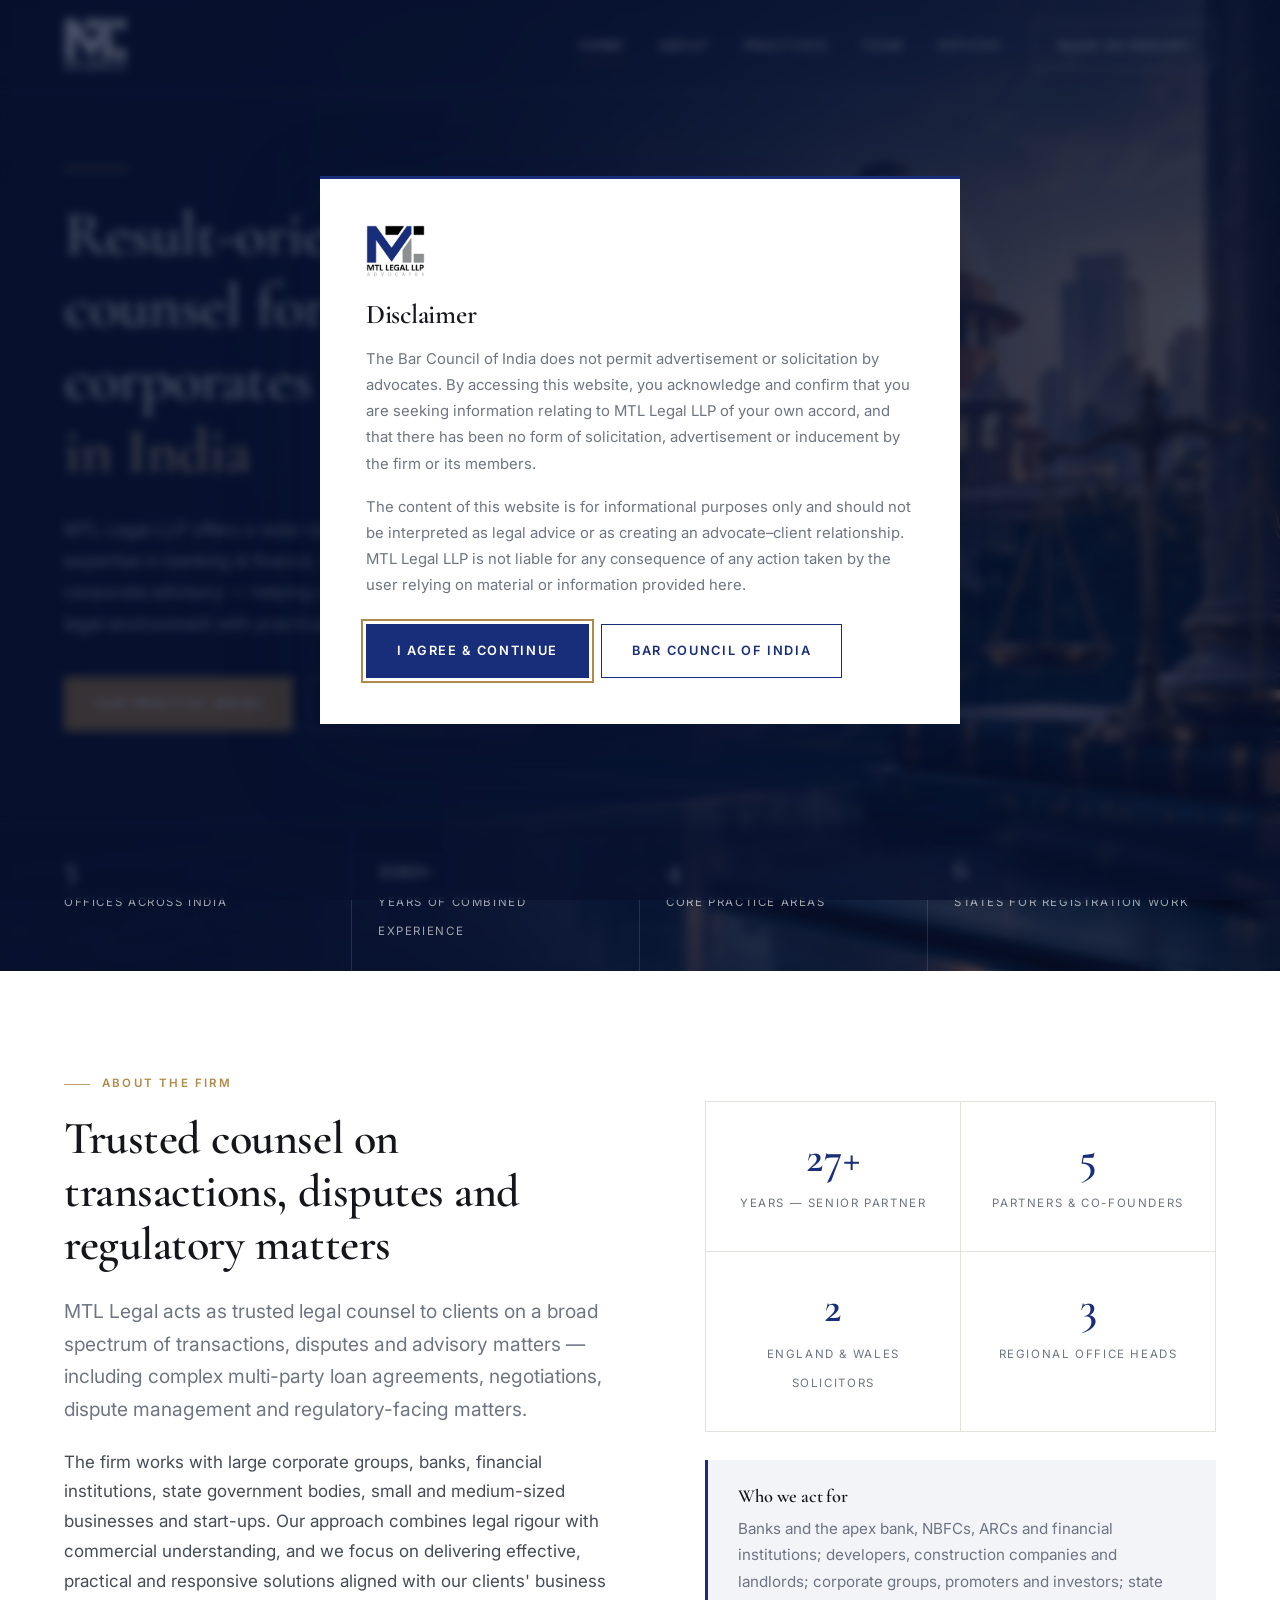
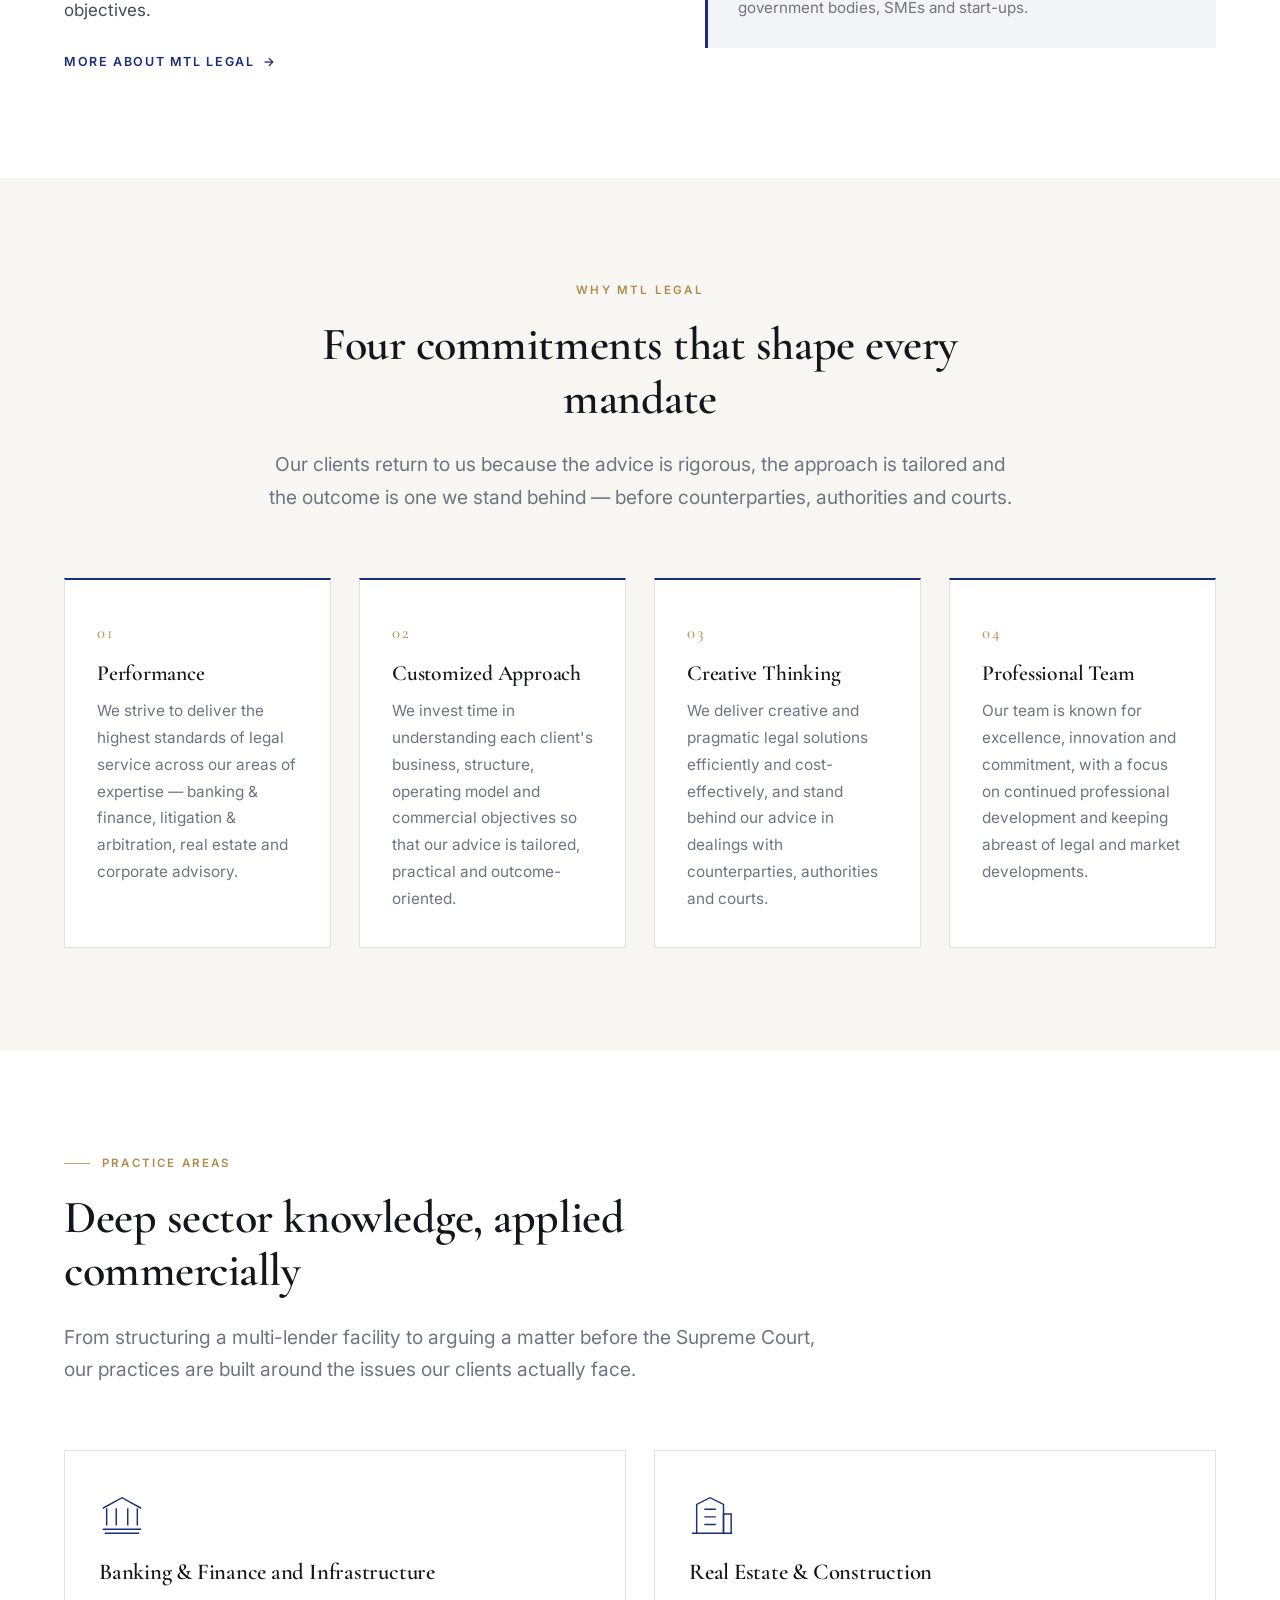
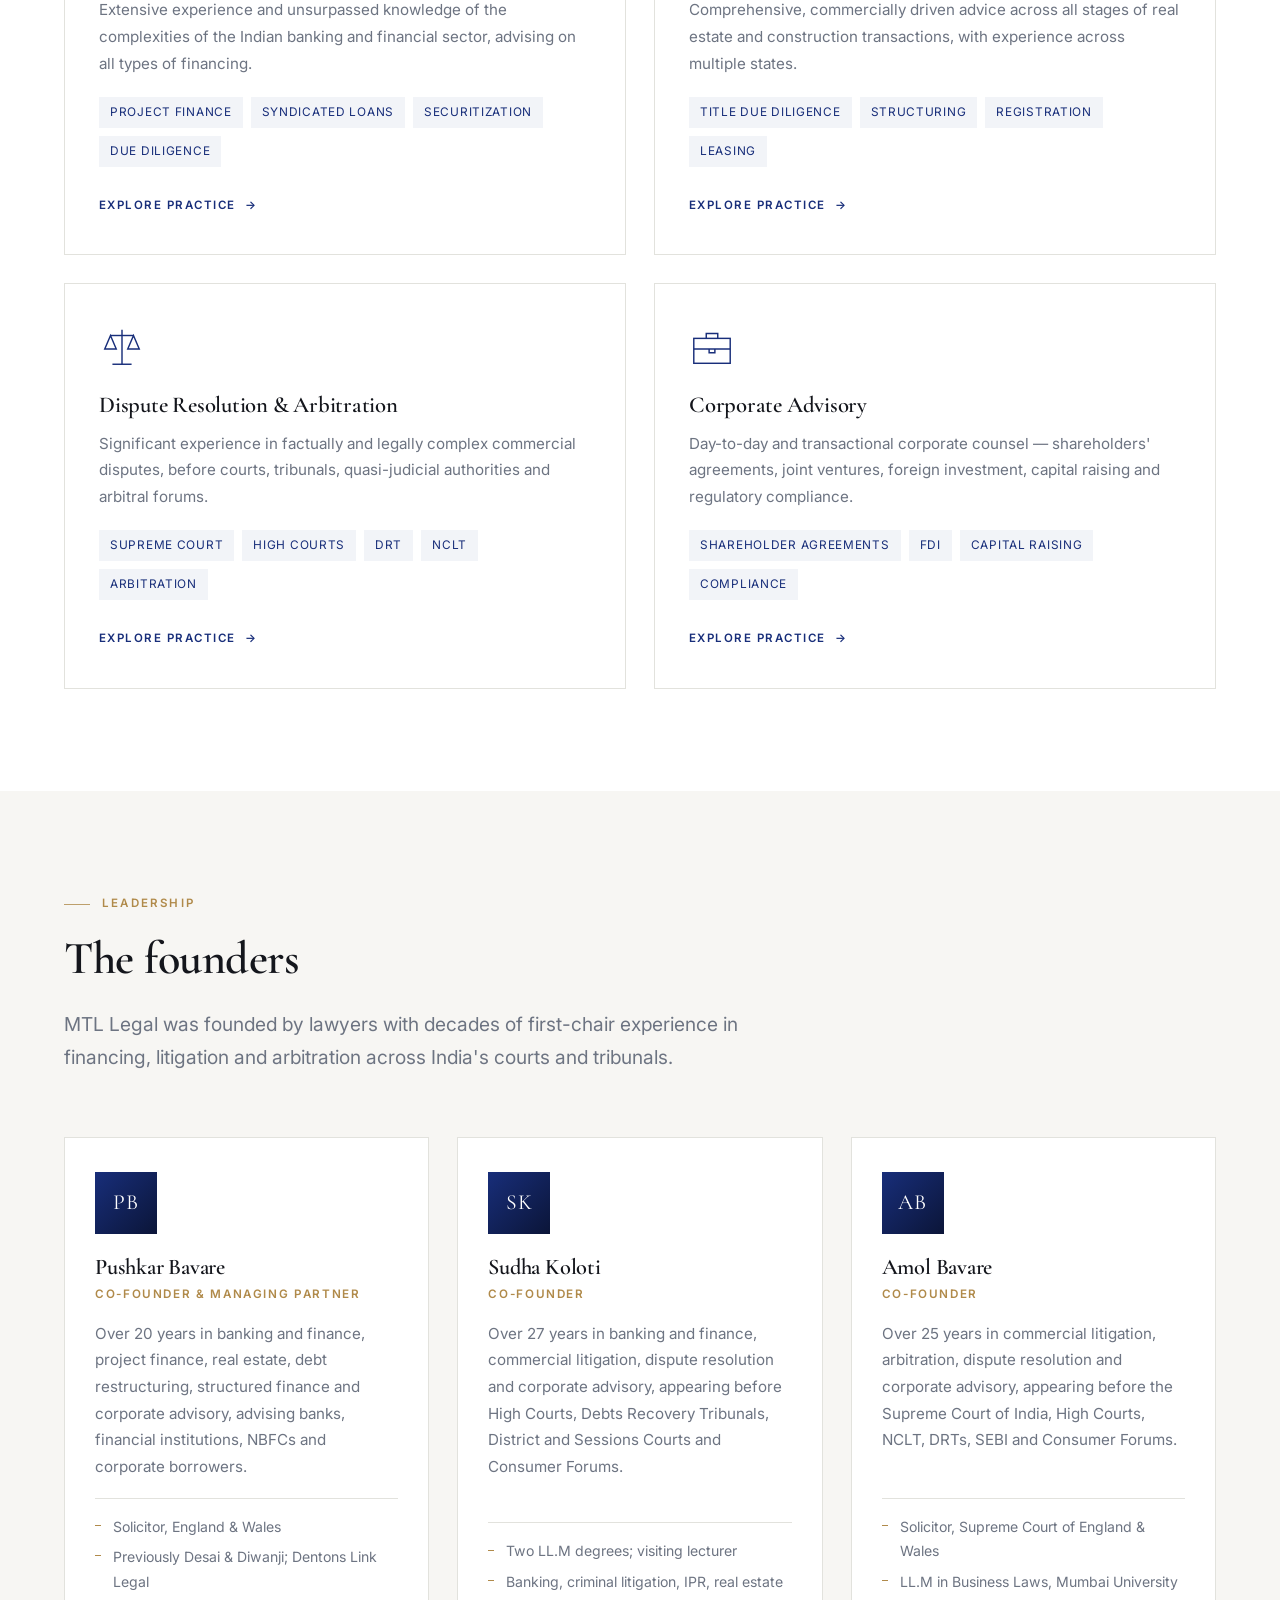
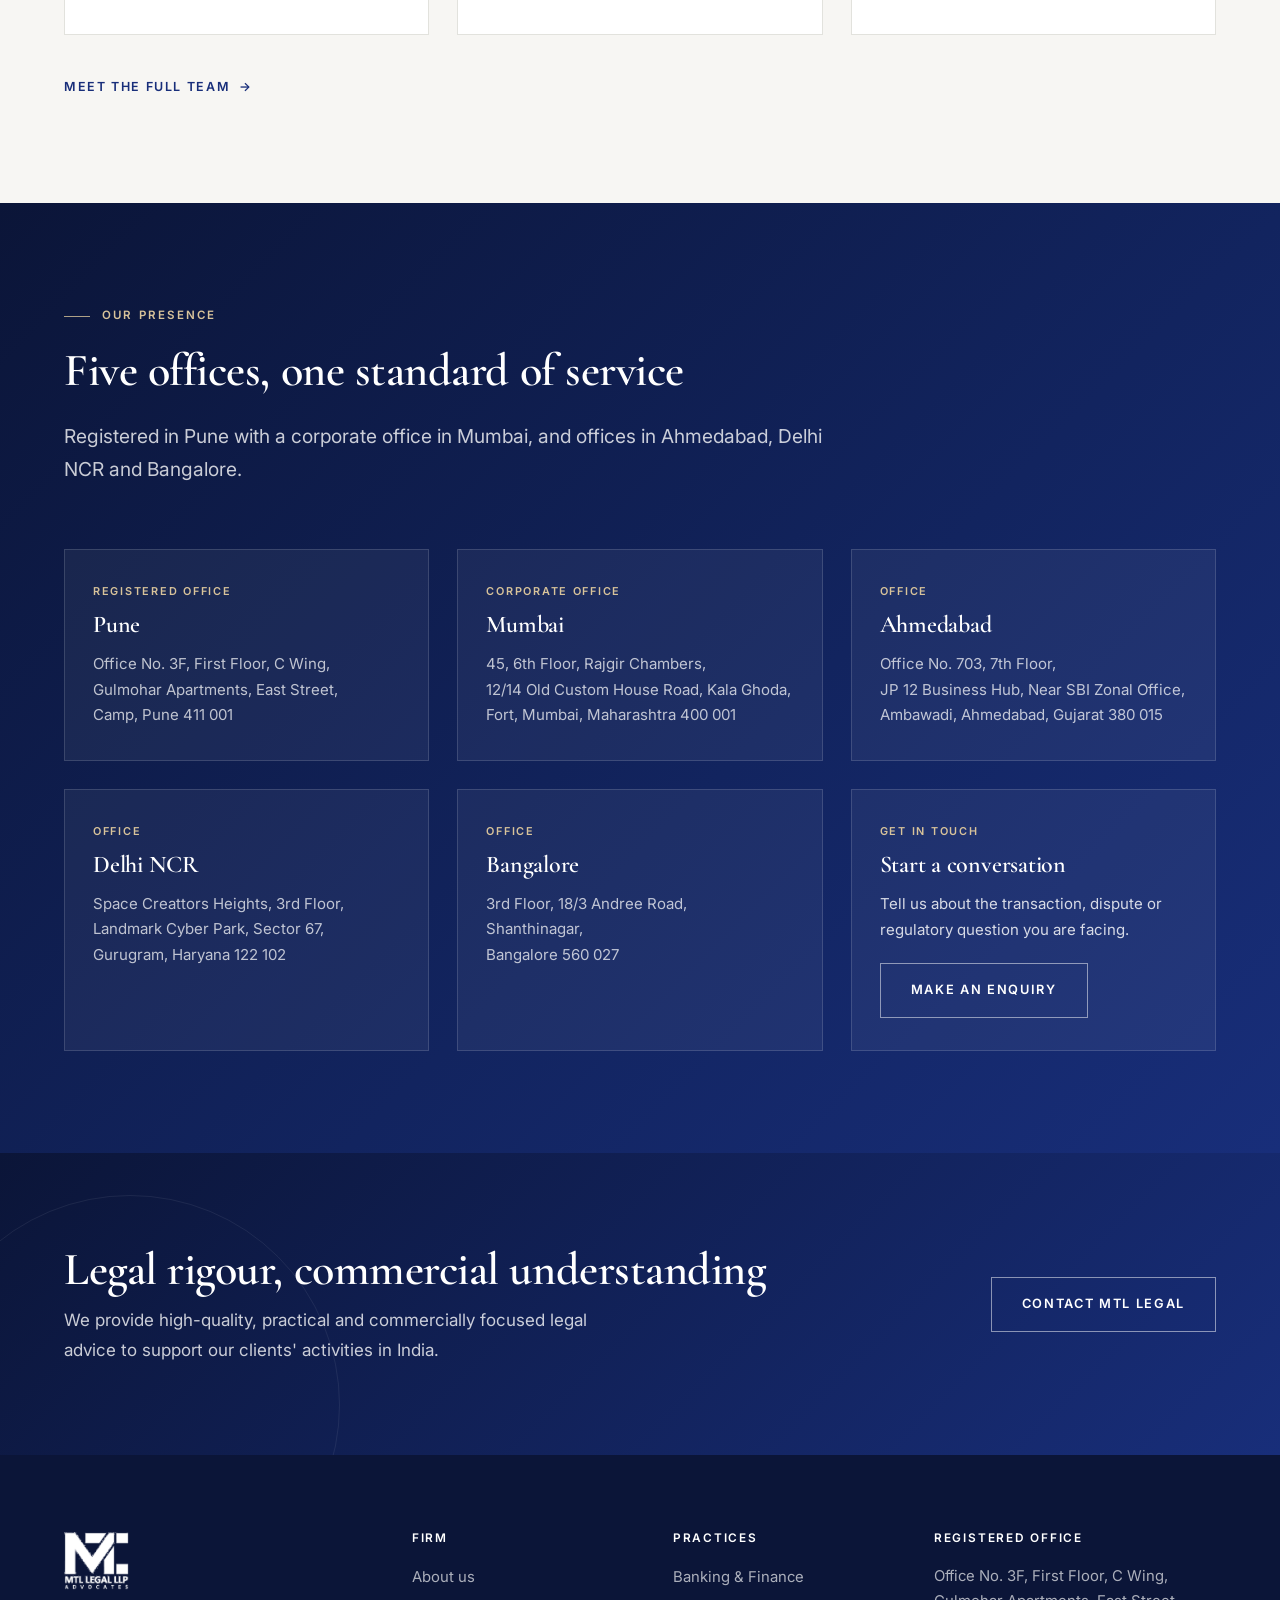
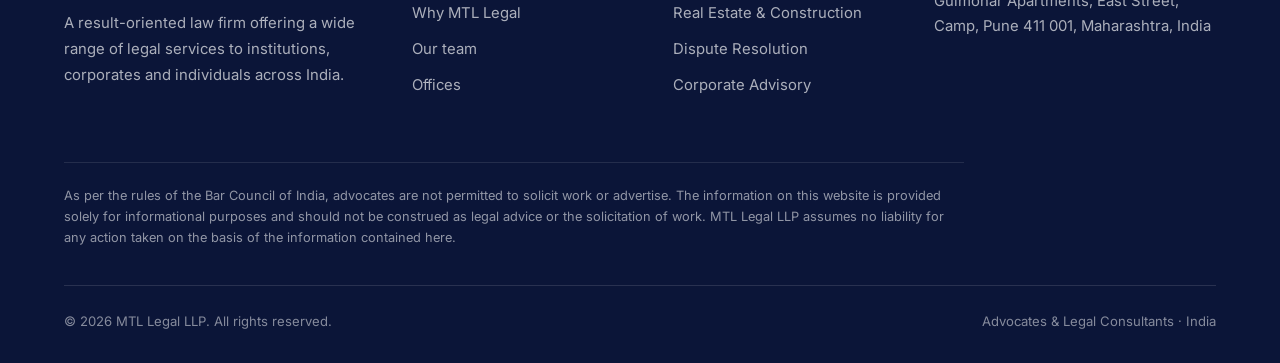
<file: index.html>
<!DOCTYPE html>
<html lang="en">
<head>
<meta charset="utf-8">
<meta name="viewport" content="width=device-width, initial-scale=1">
<title>MTL Legal LLP — Advocates | Banking &amp; Finance, Litigation, Real Estate</title>
<meta name="description" content="MTL Legal LLP is a result-oriented Indian law firm advising institutions, corporates and businesses on banking &amp; finance, litigation and arbitration, real estate and corporate advisory matters. Offices in Pune, Mumbai, Ahmedabad, Delhi NCR and Bangalore.">
<link rel="canonical" href="https://mtllegal.in/">
<meta property="og:title" content="MTL Legal LLP — Advocates">
<meta property="og:description" content="Result-oriented legal counsel for institutions, corporates and businesses in India.">
<meta property="og:type" content="website">
<meta property="og:site_name" content="MTL Legal LLP">
<!-- Open Graph requires absolute URLs; these track the canonical domain above. -->
<meta property="og:url" content="https://mtllegal.in/">
<meta property="og:image" content="https://mtllegal.in/assets/img/hero.jpg">
<meta property="og:image:alt" content="The Supreme Court of India with scales of justice and law reports in the foreground">
<link rel="icon" type="image/png" href="assets/img/favicon.png">
<link rel="preconnect" href="https://fonts.googleapis.com">
<link rel="preconnect" href="https://fonts.gstatic.com" crossorigin>
<link href="https://fonts.googleapis.com/css2?family=Cormorant+Garamond:wght@400;500;600;700&family=Inter:wght@400;500;600&display=swap" rel="stylesheet">
<link rel="stylesheet" href="assets/css/style.css">
<script type="application/ld+json">
{
  "@context": "https://schema.org",
  "@type": "LegalService",
  "name": "MTL Legal LLP",
  "alternateName": "MTL Legal LLP — Advocates",
  "description": "A result-oriented Indian law firm offering legal services to institutions, corporates and individuals, with expertise in banking & finance, litigation, arbitration, real estate and corporate advisory.",
  "url": "https://mtllegal.in/",
  "logo": "https://mtllegal.in/assets/img/mtl-logo.png",
  "areaServed": "India",
  "address": [
    {
      "@type": "PostalAddress",
      "name": "Registered Office — Pune",
      "streetAddress": "Office No. 3F, First Floor, C Wing, Gulmohar Apartments, East Street, Camp",
      "addressLocality": "Pune",
      "postalCode": "411001",
      "addressRegion": "Maharashtra",
      "addressCountry": "IN"
    },
    {
      "@type": "PostalAddress",
      "name": "Corporate Office — Mumbai",
      "streetAddress": "45, 6th Floor, Rajgir Chambers, 12/14 Old Custom House Road, Kala Ghoda, Fort",
      "addressLocality": "Mumbai",
      "postalCode": "400001",
      "addressRegion": "Maharashtra",
      "addressCountry": "IN"
    }
  ]
}
</script>
</head>
<body>
<a class="skip-link" href="#main">Skip to content</a>

<!-- ============================================================ header -->
<header class="site-header" data-transparent="true">
  <div class="wrap header-inner">
    <a class="brand" href="index.html" aria-label="MTL Legal LLP — home">
      <img class="logo-dark" src="assets/img/mtl-logo.png" alt="MTL Legal LLP — Advocates">
      <img class="logo-light" src="assets/img/mtl-logo-light.png" alt="MTL Legal LLP — Advocates">
    </a>

    <button class="nav-toggle" type="button" aria-label="Toggle navigation" aria-expanded="false" aria-controls="primary-nav">
      <span></span>
    </button>

    <nav class="nav" id="primary-nav" aria-label="Primary">
      <a href="index.html" aria-current="page">Home</a>
      <a href="about.html">About</a>
      <a href="practices.html">Practices</a>
      <a href="team.html">Team</a>
      <a href="contact.html">Offices</a>
      <a class="btn" href="contact.html#enquiry">Make an Enquiry</a>
    </nav>
  </div>
</header>

<main id="main">

  <!-- ========================================================== hero -->
  <section class="hero">
    <div class="hero__media">
      <img src="assets/img/hero.jpg" alt="The Supreme Court of India framed by a modern city skyline, with scales of justice and law reports in the foreground" fetchpriority="high">
    </div>

    <div class="hero__inner wrap">
      <div class="hero__content">
        <div class="hero__rule"></div>
        <h1>Result-oriented legal counsel for institutions, corporates and <em>businesses in India</em></h1>
        <p class="hero__text">
          MTL Legal LLP offers a wide range of legal services with particular expertise in
          banking &amp; finance, litigation, arbitration, real estate and corporate advisory —
          helping clients navigate an evolving Indian legal environment with practical,
          commercially focused advice.
        </p>
        <div class="hero__actions">
          <a class="btn btn--brass" href="practices.html">Our Practice Areas</a>
          <a class="btn btn--light" href="contact.html#enquiry">Speak to Our Team</a>
        </div>
      </div>
    </div>

    <div class="hero__meta">
      <div class="wrap">
        <div><strong>5</strong><span>Offices across India</span></div>
        <div><strong>100+</strong><span>Years of combined experience</span></div>
        <div><strong>4</strong><span>Core practice areas</span></div>
        <div><strong>6</strong><span>States for registration work</span></div>
      </div>
    </div>
  </section>

  <!-- ========================================================== about -->
  <section class="section">
    <div class="wrap split split--text-first">
      <div class="reveal">
        <span class="eyebrow">About the firm</span>
        <h2>Trusted counsel on transactions, disputes and regulatory matters</h2>
        <p class="lede">
          MTL Legal acts as trusted legal counsel to clients on a broad spectrum of transactions,
          disputes and advisory matters — including complex multi-party loan agreements,
          negotiations, dispute management and regulatory-facing matters.
        </p>
        <p>
          The firm works with large corporate groups, banks, financial institutions, state
          government bodies, small and medium-sized businesses and start-ups. Our approach
          combines legal rigour with commercial understanding, and we focus on delivering
          effective, practical and responsive solutions aligned with our clients' business
          objectives.
        </p>
        <p><a class="arrow-link" href="about.html">More about MTL Legal <span>&rarr;</span></a></p>
      </div>

      <div class="reveal" data-delay="120">
        <div class="stats stats--compact">
          <div><strong>27+</strong><span>Years — senior partner</span></div>
          <div><strong>5</strong><span>Partners &amp; co-founders</span></div>
          <div><strong>2</strong><span>England &amp; Wales solicitors</span></div>
          <div><strong>3</strong><span>Regional office heads</span></div>
        </div>
        <div class="callout" style="margin-top:28px">
          <h4>Who we act for</h4>
          <p>
            Banks and the apex bank, NBFCs, ARCs and financial institutions; developers,
            construction companies and landlords; corporate groups, promoters and investors;
            state government bodies, SMEs and start-ups.
          </p>
        </div>
      </div>
    </div>
  </section>

  <!-- ========================================================== why us -->
  <section class="section section--warm">
    <div class="wrap">
      <div class="section-head section-head--center reveal">
        <span class="eyebrow">Why MTL Legal</span>
        <h2>Four commitments that shape every mandate</h2>
        <p class="lede">
          Our clients return to us because the advice is rigorous, the approach is tailored and
          the outcome is one we stand behind — before counterparties, authorities and courts.
        </p>
      </div>

      <div class="grid grid--4">
        <article class="value-card reveal">
          <span class="value-card__num">01</span>
          <h3>Performance</h3>
          <p>
            We strive to deliver the highest standards of legal service across our areas of
            expertise — banking &amp; finance, litigation &amp; arbitration, real estate and
            corporate advisory.
          </p>
        </article>

        <article class="value-card reveal" data-delay="90">
          <span class="value-card__num">02</span>
          <h3>Customized Approach</h3>
          <p>
            We invest time in understanding each client's business, structure, operating model
            and commercial objectives so that our advice is tailored, practical and
            outcome-oriented.
          </p>
        </article>

        <article class="value-card reveal" data-delay="180">
          <span class="value-card__num">03</span>
          <h3>Creative Thinking</h3>
          <p>
            We deliver creative and pragmatic legal solutions efficiently and cost-effectively,
            and stand behind our advice in dealings with counterparties, authorities and courts.
          </p>
        </article>

        <article class="value-card reveal" data-delay="270">
          <span class="value-card__num">04</span>
          <h3>Professional Team</h3>
          <p>
            Our team is known for excellence, innovation and commitment, with a focus on
            continued professional development and keeping abreast of legal and market
            developments.
          </p>
        </article>
      </div>
    </div>
  </section>

  <!-- ========================================================== practices -->
  <section class="section">
    <div class="wrap">
      <div class="section-head reveal">
        <span class="eyebrow">Practice areas</span>
        <h2>Deep sector knowledge, applied commercially</h2>
        <p class="lede">
          From structuring a multi-lender facility to arguing a matter before the Supreme Court,
          our practices are built around the issues our clients actually face.
        </p>
      </div>

      <div class="grid grid--2">
        <a class="practice-card reveal" href="practices.html#banking">
          <div class="practice-card__icon" aria-hidden="true">
            <svg viewBox="0 0 48 48" fill="none" stroke="currentColor" stroke-width="1.5">
              <path d="M4 18 24 7l20 11"/><path d="M8 18v18M18 18v18M30 18v18M40 18v18"/>
              <path d="M4 40h40M6 44h36"/>
            </svg>
          </div>
          <h3>Banking &amp; Finance and Infrastructure</h3>
          <p>
            Extensive experience and unsurpassed knowledge of the complexities of the Indian
            banking and financial sector, advising on all types of financing.
          </p>
          <ul class="tag-list">
            <li>Project finance</li><li>Syndicated loans</li><li>Securitization</li><li>Due diligence</li>
          </ul>
          <span class="arrow-link">Explore practice <span>&rarr;</span></span>
        </a>

        <a class="practice-card reveal" data-delay="90" href="practices.html#real-estate">
          <div class="practice-card__icon" aria-hidden="true">
            <svg viewBox="0 0 48 48" fill="none" stroke="currentColor" stroke-width="1.5">
              <path d="M3 44h42"/><path d="M8 44V14l14-7 14 7v30"/>
              <path d="M36 44V24h8v20"/><path d="M16 19h12M16 27h12M16 35h12"/>
            </svg>
          </div>
          <h3>Real Estate &amp; Construction</h3>
          <p>
            Comprehensive, commercially driven advice across all stages of real estate and
            construction transactions, with experience across multiple states.
          </p>
          <ul class="tag-list">
            <li>Title due diligence</li><li>Structuring</li><li>Registration</li><li>Leasing</li>
          </ul>
          <span class="arrow-link">Explore practice <span>&rarr;</span></span>
        </a>

        <a class="practice-card reveal" href="practices.html#disputes">
          <div class="practice-card__icon" aria-hidden="true">
            <svg viewBox="0 0 48 48" fill="none" stroke="currentColor" stroke-width="1.5">
              <path d="M24 6v36"/><path d="M12 12h24"/><path d="M14 42h20"/>
              <path d="M12 12 6 26h12L12 12Z"/><path d="M36 12l-6 14h12l-6-14Z"/>
            </svg>
          </div>
          <h3>Dispute Resolution &amp; Arbitration</h3>
          <p>
            Significant experience in factually and legally complex commercial disputes, before
            courts, tribunals, quasi-judicial authorities and arbitral forums.
          </p>
          <ul class="tag-list">
            <li>Supreme Court</li><li>High Courts</li><li>DRT</li><li>NCLT</li><li>Arbitration</li>
          </ul>
          <span class="arrow-link">Explore practice <span>&rarr;</span></span>
        </a>

        <a class="practice-card reveal" data-delay="90" href="practices.html#corporate">
          <div class="practice-card__icon" aria-hidden="true">
            <svg viewBox="0 0 48 48" fill="none" stroke="currentColor" stroke-width="1.5">
              <rect x="5" y="15" width="38" height="26"/><path d="M18 15v-5h12v5"/><path d="M5 26h38"/>
              <path d="M21 26v4h6v-4"/>
            </svg>
          </div>
          <h3>Corporate Advisory</h3>
          <p>
            Day-to-day and transactional corporate counsel — shareholders' agreements, joint
            ventures, foreign investment, capital raising and regulatory compliance.
          </p>
          <ul class="tag-list">
            <li>Shareholder agreements</li><li>FDI</li><li>Capital raising</li><li>Compliance</li>
          </ul>
          <span class="arrow-link">Explore practice <span>&rarr;</span></span>
        </a>
      </div>
    </div>
  </section>

  <!-- ========================================================== leadership -->
  <section class="section section--warm">
    <div class="wrap">
      <div class="section-head reveal">
        <span class="eyebrow">Leadership</span>
        <h2>The founders</h2>
        <p class="lede">
          MTL Legal was founded by lawyers with decades of first-chair experience in financing,
          litigation and arbitration across India's courts and tribunals.
        </p>
      </div>

      <div class="grid grid--3">
        <article class="person reveal">
          <div class="person__initials" aria-hidden="true">PB</div>
          <h3>Pushkar Bavare</h3>
          <p class="person__role">Co-Founder &amp; Managing Partner</p>
          <p class="person__bio">
            Over 20 years in banking and finance, project finance, real estate, debt
            restructuring, structured finance and corporate advisory, advising banks, financial
            institutions, NBFCs and corporate borrowers.
          </p>
          <ul class="person__facts">
            <li>Solicitor, England &amp; Wales</li>
            <li>Previously Desai &amp; Diwanji; Dentons Link Legal</li>
          </ul>
        </article>

        <article class="person reveal" data-delay="90">
          <div class="person__initials" aria-hidden="true">SK</div>
          <h3>Sudha Koloti</h3>
          <p class="person__role">Co-Founder</p>
          <p class="person__bio">
            Over 27 years in banking and finance, commercial litigation, dispute resolution and
            corporate advisory, appearing before High Courts, Debts Recovery Tribunals, District
            and Sessions Courts and Consumer Forums.
          </p>
          <ul class="person__facts">
            <li>Two LL.M degrees; visiting lecturer</li>
            <li>Banking, criminal litigation, IPR, real estate</li>
          </ul>
        </article>

        <article class="person reveal" data-delay="180">
          <div class="person__initials" aria-hidden="true">AB</div>
          <h3>Amol Bavare</h3>
          <p class="person__role">Co-Founder</p>
          <p class="person__bio">
            Over 25 years in commercial litigation, arbitration, dispute resolution and corporate
            advisory, appearing before the Supreme Court of India, High Courts, NCLT, DRTs, SEBI
            and Consumer Forums.
          </p>
          <ul class="person__facts">
            <li>Solicitor, Supreme Court of England &amp; Wales</li>
            <li>LL.M in Business Laws, Mumbai University</li>
          </ul>
        </article>
      </div>

      <p class="reveal" style="margin-top:36px">
        <a class="arrow-link" href="team.html">Meet the full team <span>&rarr;</span></a>
      </p>
    </div>
  </section>

  <!-- ========================================================== offices -->
  <section class="section section--navy">
    <div class="wrap">
      <div class="section-head reveal">
        <span class="eyebrow">Our presence</span>
        <h2>Five offices, one standard of service</h2>
        <p class="lede">
          Registered in Pune with a corporate office in Mumbai, and offices in Ahmedabad,
          Delhi NCR and Bangalore.
        </p>
      </div>

      <div class="grid grid--3">
        <div class="office reveal">
          <span class="office__label">Registered Office</span>
          <h3>Pune</h3>
          <address>
            Office No. 3F, First Floor, C Wing,<br>
            Gulmohar Apartments, East Street,<br>
            Camp, Pune 411 001
          </address>
        </div>

        <div class="office reveal" data-delay="70">
          <span class="office__label">Corporate Office</span>
          <h3>Mumbai</h3>
          <address>
            45, 6th Floor, Rajgir Chambers,<br>
            12/14 Old Custom House Road, Kala Ghoda,<br>
            Fort, Mumbai, Maharashtra 400 001
          </address>
        </div>

        <div class="office reveal" data-delay="140">
          <span class="office__label">Office</span>
          <h3>Ahmedabad</h3>
          <address>
            Office No. 703, 7th Floor,<br>
            JP 12 Business Hub, Near SBI Zonal Office,<br>
            Ambawadi, Ahmedabad, Gujarat 380 015
          </address>
        </div>

        <div class="office reveal" data-delay="70">
          <span class="office__label">Office</span>
          <h3>Delhi NCR</h3>
          <address>
            Space Creattors Heights, 3rd Floor,<br>
            Landmark Cyber Park, Sector 67,<br>
            Gurugram, Haryana 122 102
          </address>
        </div>

        <div class="office reveal" data-delay="140">
          <span class="office__label">Office</span>
          <h3>Bangalore</h3>
          <address>
            3rd Floor, 18/3 Andree Road,<br>
            Shanthinagar,<br>
            Bangalore 560 027
          </address>
        </div>

        <div class="office reveal" data-delay="210" style="display:flex;flex-direction:column;justify-content:center">
          <span class="office__label">Get in touch</span>
          <h3>Start a conversation</h3>
          <p style="font-size:.94rem;margin-bottom:20px">
            Tell us about the transaction, dispute or regulatory question you are facing.
          </p>
          <a class="btn btn--light" href="contact.html#enquiry" style="align-self:flex-start">Make an Enquiry</a>
        </div>
      </div>
    </div>
  </section>

  <!-- ========================================================== cta -->
  <section class="cta-band">
    <div class="wrap">
      <div>
        <h2>Legal rigour, commercial understanding</h2>
        <p>
          We provide high-quality, practical and commercially focused legal advice to support
          our clients' activities in India.
        </p>
      </div>
      <a class="btn btn--light" href="contact.html#enquiry">Contact MTL Legal</a>
    </div>
  </section>

</main>

<!-- ============================================================ footer -->
<footer class="site-footer">
  <div class="wrap">
    <div class="footer-grid">
      <div>
        <img src="assets/img/mtl-logo-light.png" alt="MTL Legal LLP — Advocates">
        <p>
          A result-oriented law firm offering a wide range of legal services to institutions,
          corporates and individuals across India.
        </p>
      </div>

      <div>
        <h4>Firm</h4>
        <ul>
          <li><a href="about.html">About us</a></li>
          <li><a href="about.html#why">Why MTL Legal</a></li>
          <li><a href="team.html">Our team</a></li>
          <li><a href="contact.html">Offices</a></li>
        </ul>
      </div>

      <div>
        <h4>Practices</h4>
        <ul>
          <li><a href="practices.html#banking">Banking &amp; Finance</a></li>
          <li><a href="practices.html#real-estate">Real Estate &amp; Construction</a></li>
          <li><a href="practices.html#disputes">Dispute Resolution</a></li>
          <li><a href="practices.html#corporate">Corporate Advisory</a></li>
        </ul>
      </div>

      <div>
        <h4>Registered Office</h4>
        <address>
          Office No. 3F, First Floor, C Wing,<br>
          Gulmohar Apartments, East Street,<br>
          Camp, Pune 411 001, Maharashtra, India
        </address>
      </div>
    </div>

    <p class="disclaimer-note">
      As per the rules of the Bar Council of India, advocates are not permitted to solicit work
      or advertise. The information on this website is provided solely for informational
      purposes and should not be construed as legal advice or the solicitation of work. MTL
      Legal LLP assumes no liability for any action taken on the basis of the information
      contained here.
    </p>

    <div class="footer-bottom">
      <p>&copy; <span data-year>2026</span> MTL Legal LLP. All rights reserved.</p>
      <p>Advocates &amp; Legal Consultants &middot; India</p>
    </div>
  </div>
</footer>

<!-- ============================================================ disclaimer -->
<div class="disclaimer" id="disclaimer" role="dialog" aria-modal="true" aria-labelledby="disclaimer-title" hidden>
  <div class="disclaimer__box">
    <img src="assets/img/mtl-logo.png" alt="MTL Legal LLP">
    <h2 id="disclaimer-title">Disclaimer</h2>
    <p>
      The Bar Council of India does not permit advertisement or solicitation by advocates.
      By accessing this website, you acknowledge and confirm that you are seeking information
      relating to MTL Legal LLP of your own accord, and that there has been no form of
      solicitation, advertisement or inducement by the firm or its members.
    </p>
    <p>
      The content of this website is for informational purposes only and should not be
      interpreted as legal advice or as creating an advocate–client relationship. MTL Legal LLP
      is not liable for any consequence of any action taken by the user relying on material or
      information provided here.
    </p>
    <div class="disclaimer__actions">
      <button class="btn" type="button" data-agree>I Agree &amp; Continue</button>
      <a class="btn btn--ghost" href="https://www.barcouncilofindia.org/" target="_blank" rel="noopener">Bar Council of India</a>
    </div>
  </div>
</div>

<script src="assets/js/main.js" defer></script>
</body>
</html>
</file>
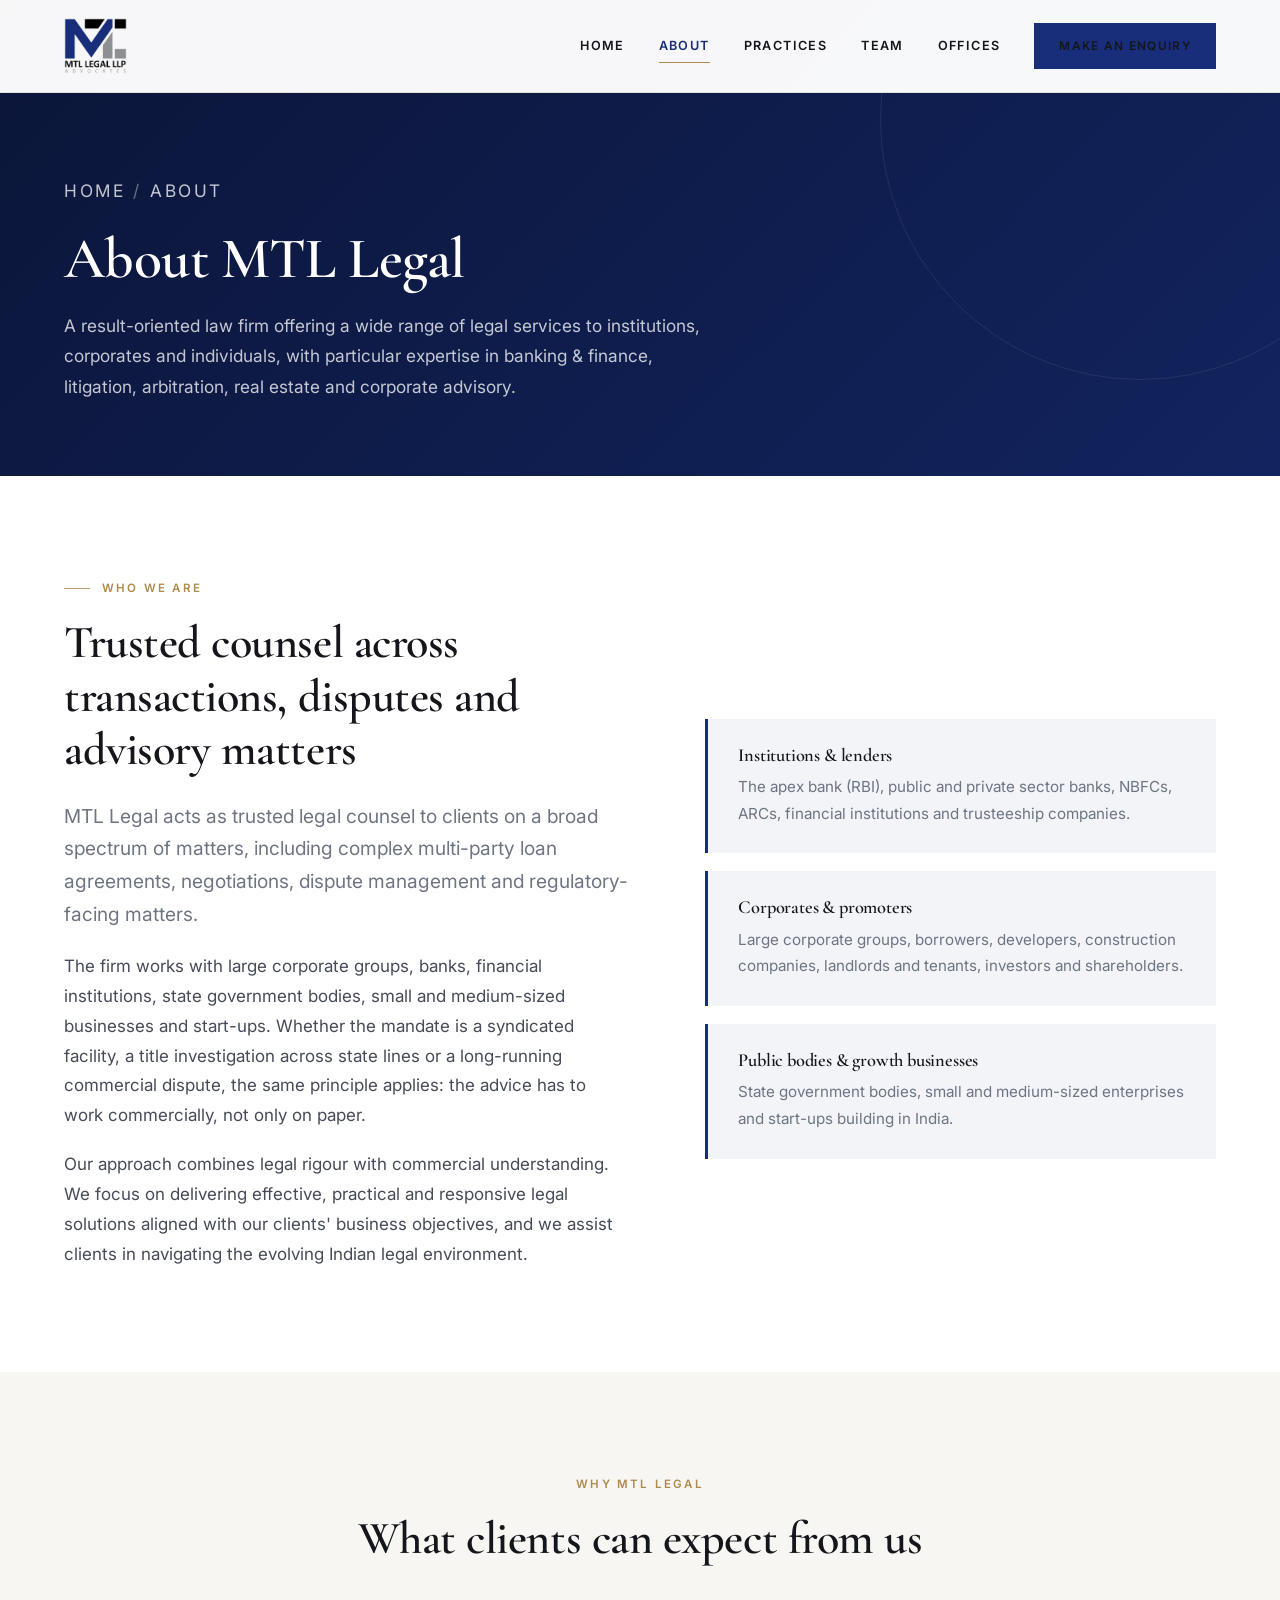
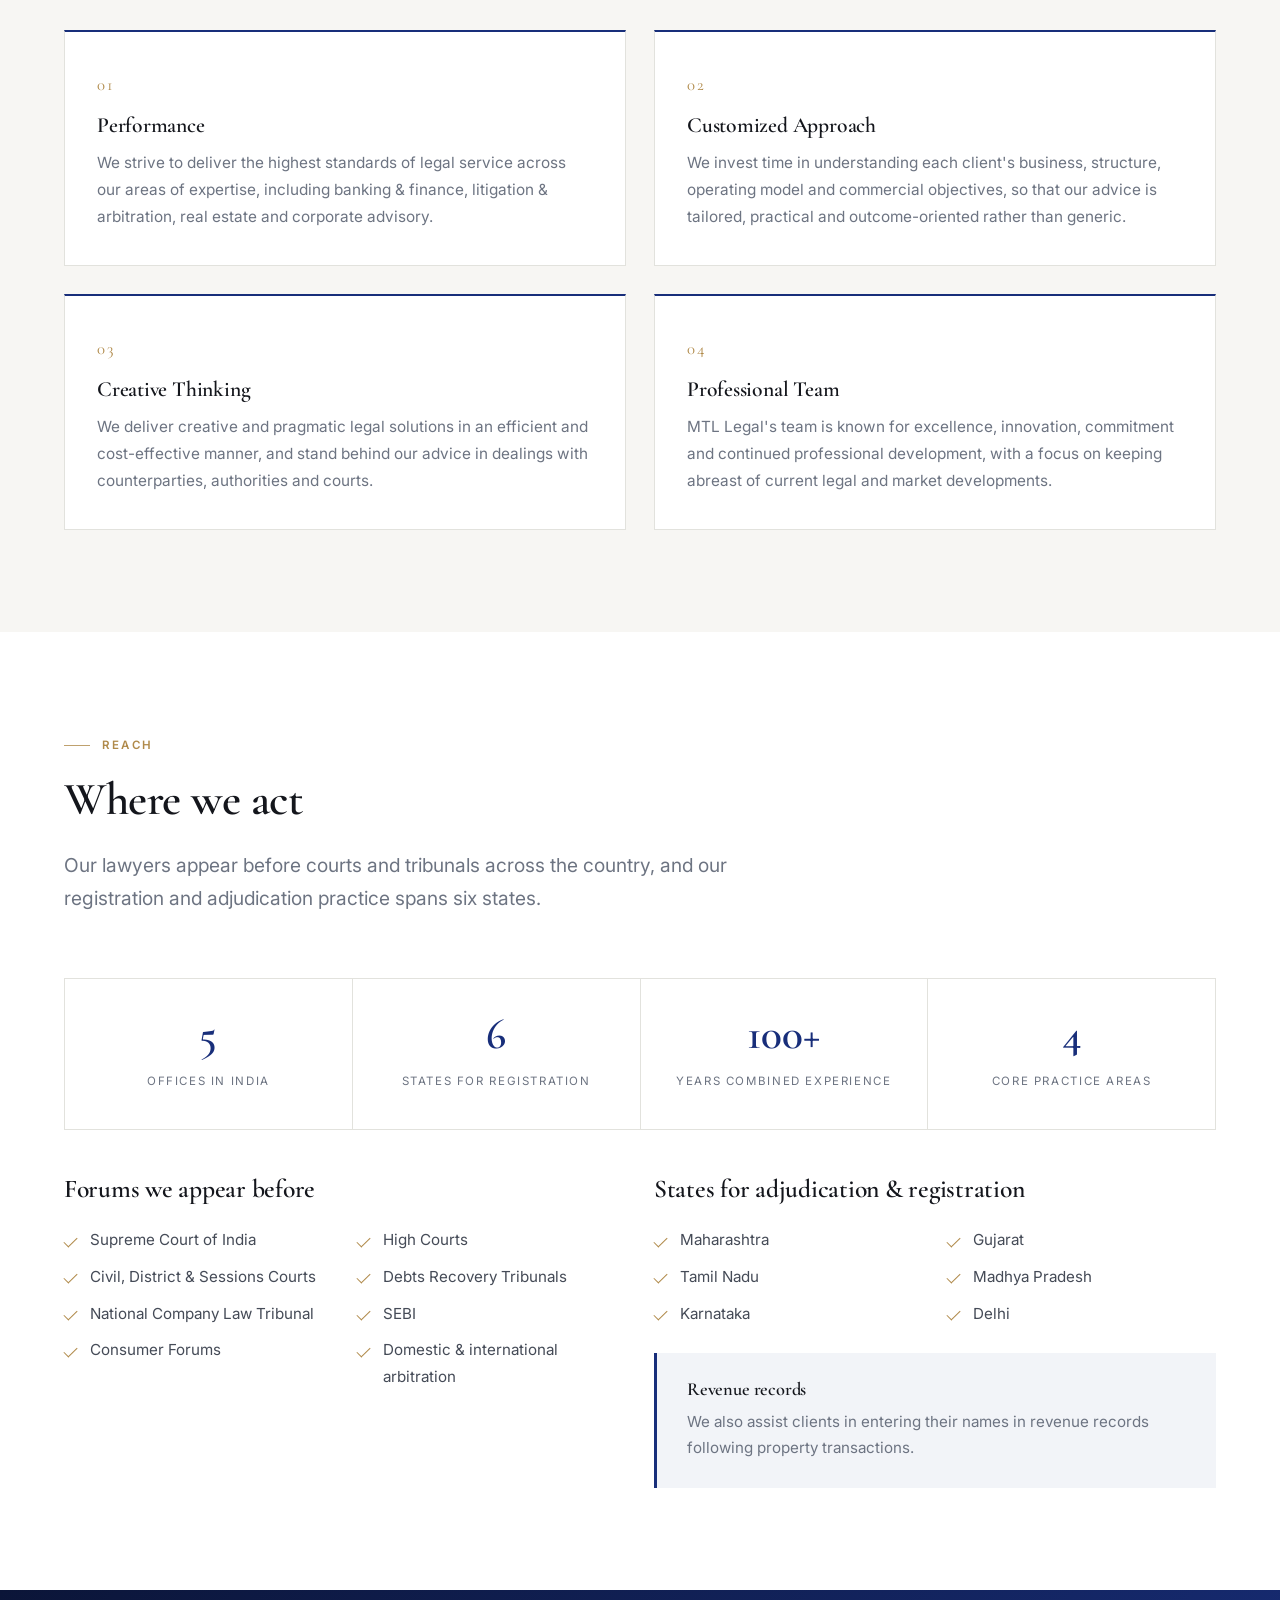
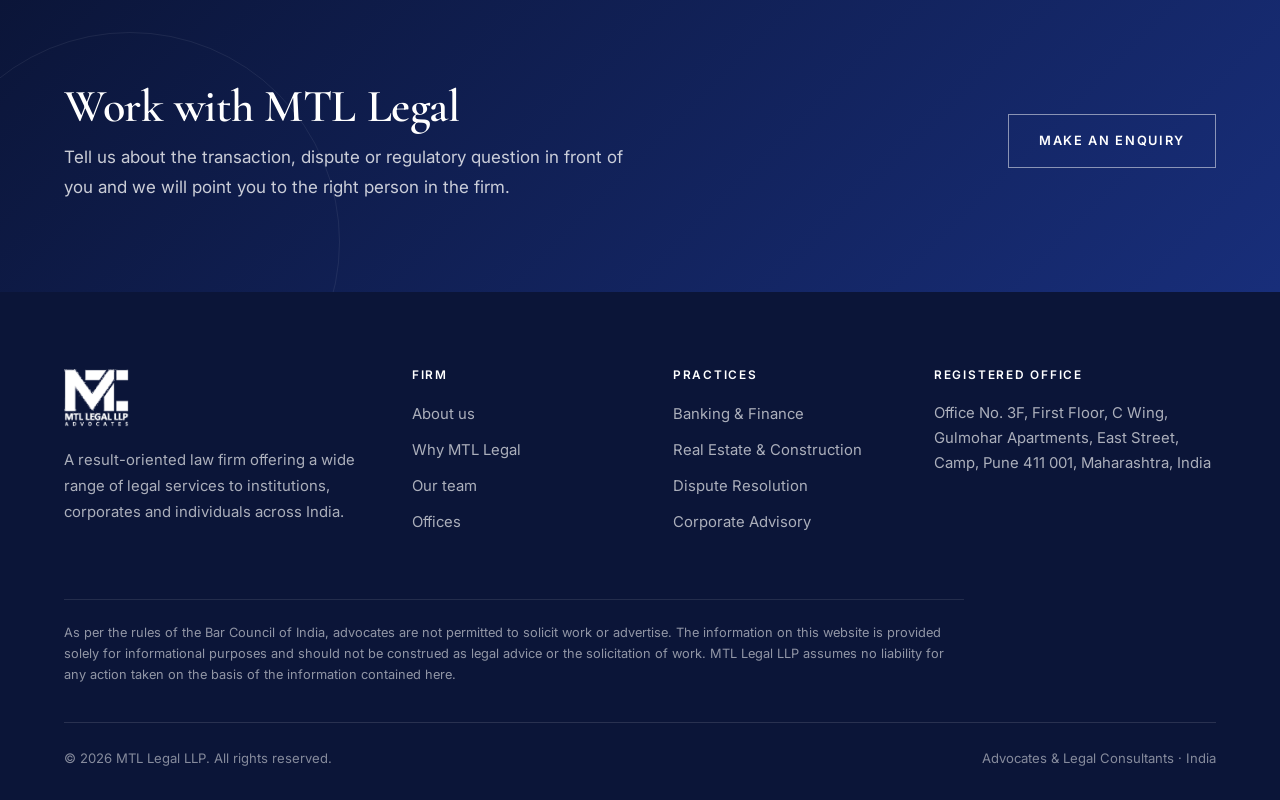
<file: about.html>
<!DOCTYPE html>
<html lang="en">
<head>
<meta charset="utf-8">
<meta name="viewport" content="width=device-width, initial-scale=1">
<title>About Us | MTL Legal LLP — Advocates</title>
<meta name="description" content="MTL Legal LLP acts as trusted legal counsel on transactions, disputes and advisory matters for corporate groups, banks, financial institutions, government bodies, SMEs and start-ups across India.">
<link rel="canonical" href="https://mtllegal.in/about">
<link rel="icon" type="image/png" href="assets/img/favicon.png">
<link rel="preconnect" href="https://fonts.googleapis.com">
<link rel="preconnect" href="https://fonts.gstatic.com" crossorigin>
<link href="https://fonts.googleapis.com/css2?family=Cormorant+Garamond:wght@400;500;600;700&family=Inter:wght@400;500;600&display=swap" rel="stylesheet">
<link rel="stylesheet" href="assets/css/style.css">
</head>
<body>
<a class="skip-link" href="#main">Skip to content</a>

<header class="site-header">
  <div class="wrap header-inner">
    <a class="brand" href="index.html" aria-label="MTL Legal LLP — home">
      <img class="logo-dark" src="assets/img/mtl-logo.png" alt="MTL Legal LLP — Advocates">
      <img class="logo-light" src="assets/img/mtl-logo-light.png" alt="MTL Legal LLP — Advocates">
    </a>
    <button class="nav-toggle" type="button" aria-label="Toggle navigation" aria-expanded="false" aria-controls="primary-nav">
      <span></span>
    </button>
    <nav class="nav" id="primary-nav" aria-label="Primary">
      <a href="index.html">Home</a>
      <a href="about.html" aria-current="page">About</a>
      <a href="practices.html">Practices</a>
      <a href="team.html">Team</a>
      <a href="contact.html">Offices</a>
      <a class="btn" href="contact.html#enquiry">Make an Enquiry</a>
    </nav>
  </div>
</header>

<main id="main">

  <section class="page-hero">
    <div class="wrap">
      <p class="breadcrumb"><a href="index.html">Home</a><span>/</span>About</p>
      <h1>About MTL Legal</h1>
      <p>
        A result-oriented law firm offering a wide range of legal services to institutions,
        corporates and individuals, with particular expertise in banking &amp; finance,
        litigation, arbitration, real estate and corporate advisory.
      </p>
    </div>
  </section>

  <!-- ---------------------------------------------------------- intro -->
  <section class="section">
    <div class="wrap split split--text-first">
      <div class="reveal">
        <span class="eyebrow">Who we are</span>
        <h2>Trusted counsel across transactions, disputes and advisory matters</h2>
        <p class="lede">
          MTL Legal acts as trusted legal counsel to clients on a broad spectrum of matters,
          including complex multi-party loan agreements, negotiations, dispute management and
          regulatory-facing matters.
        </p>
        <p>
          The firm works with large corporate groups, banks, financial institutions, state
          government bodies, small and medium-sized businesses and start-ups. Whether the
          mandate is a syndicated facility, a title investigation across state lines or a
          long-running commercial dispute, the same principle applies: the advice has to work
          commercially, not only on paper.
        </p>
        <p>
          Our approach combines legal rigour with commercial understanding. We focus on
          delivering effective, practical and responsive legal solutions aligned with our
          clients' business objectives, and we assist clients in navigating the evolving Indian
          legal environment.
        </p>
      </div>

      <div class="reveal" data-delay="120">
        <div class="callout">
          <h4>Institutions &amp; lenders</h4>
          <p>
            The apex bank (RBI), public and private sector banks, NBFCs, ARCs, financial
            institutions and trusteeship companies.
          </p>
        </div>
        <div class="callout" style="margin-top:18px">
          <h4>Corporates &amp; promoters</h4>
          <p>
            Large corporate groups, borrowers, developers, construction companies, landlords and
            tenants, investors and shareholders.
          </p>
        </div>
        <div class="callout" style="margin-top:18px">
          <h4>Public bodies &amp; growth businesses</h4>
          <p>
            State government bodies, small and medium-sized enterprises and start-ups building
            in India.
          </p>
        </div>
      </div>
    </div>
  </section>

  <!-- ---------------------------------------------------------- why -->
  <section class="section section--warm" id="why">
    <div class="wrap">
      <div class="section-head section-head--center reveal">
        <span class="eyebrow">Why MTL Legal</span>
        <h2>What clients can expect from us</h2>
      </div>

      <div class="grid grid--2">
        <article class="value-card reveal">
          <span class="value-card__num">01</span>
          <h3>Performance</h3>
          <p>
            We strive to deliver the highest standards of legal service across our areas of
            expertise, including banking &amp; finance, litigation &amp; arbitration, real estate
            and corporate advisory.
          </p>
        </article>

        <article class="value-card reveal" data-delay="90">
          <span class="value-card__num">02</span>
          <h3>Customized Approach</h3>
          <p>
            We invest time in understanding each client's business, structure, operating model
            and commercial objectives, so that our advice is tailored, practical and
            outcome-oriented rather than generic.
          </p>
        </article>

        <article class="value-card reveal" data-delay="180">
          <span class="value-card__num">03</span>
          <h3>Creative Thinking</h3>
          <p>
            We deliver creative and pragmatic legal solutions in an efficient and cost-effective
            manner, and stand behind our advice in dealings with counterparties, authorities and
            courts.
          </p>
        </article>

        <article class="value-card reveal" data-delay="270">
          <span class="value-card__num">04</span>
          <h3>Professional Team</h3>
          <p>
            MTL Legal's team is known for excellence, innovation, commitment and continued
            professional development, with a focus on keeping abreast of current legal and
            market developments.
          </p>
        </article>
      </div>
    </div>
  </section>

  <!-- ---------------------------------------------------------- reach -->
  <section class="section">
    <div class="wrap">
      <div class="section-head reveal">
        <span class="eyebrow">Reach</span>
        <h2>Where we act</h2>
        <p class="lede">
          Our lawyers appear before courts and tribunals across the country, and our registration
          and adjudication practice spans six states.
        </p>
      </div>

      <div class="stats reveal">
        <div><strong>5</strong><span>Offices in India</span></div>
        <div><strong>6</strong><span>States for registration</span></div>
        <div><strong>100+</strong><span>Years combined experience</span></div>
        <div><strong>4</strong><span>Core practice areas</span></div>
      </div>

      <div class="grid grid--2" style="margin-top:44px">
        <div class="reveal">
          <h3>Forums we appear before</h3>
          <ul class="check-list">
            <li>Supreme Court of India</li>
            <li>High Courts</li>
            <li>Civil, District &amp; Sessions Courts</li>
            <li>Debts Recovery Tribunals</li>
            <li>National Company Law Tribunal</li>
            <li>SEBI</li>
            <li>Consumer Forums</li>
            <li>Domestic &amp; international arbitration</li>
          </ul>
        </div>
        <div class="reveal" data-delay="110">
          <h3>States for adjudication &amp; registration</h3>
          <ul class="check-list">
            <li>Maharashtra</li>
            <li>Gujarat</li>
            <li>Tamil Nadu</li>
            <li>Madhya Pradesh</li>
            <li>Karnataka</li>
            <li>Delhi</li>
          </ul>
          <div class="callout" style="margin-top:26px">
            <h4>Revenue records</h4>
            <p>
              We also assist clients in entering their names in revenue records following
              property transactions.
            </p>
          </div>
        </div>
      </div>
    </div>
  </section>

  <section class="cta-band">
    <div class="wrap">
      <div>
        <h2>Work with MTL Legal</h2>
        <p>
          Tell us about the transaction, dispute or regulatory question in front of you and we
          will point you to the right person in the firm.
        </p>
      </div>
      <a class="btn btn--light" href="contact.html#enquiry">Make an Enquiry</a>
    </div>
  </section>

</main>

<footer class="site-footer">
  <div class="wrap">
    <div class="footer-grid">
      <div>
        <img src="assets/img/mtl-logo-light.png" alt="MTL Legal LLP — Advocates">
        <p>
          A result-oriented law firm offering a wide range of legal services to institutions,
          corporates and individuals across India.
        </p>
      </div>
      <div>
        <h4>Firm</h4>
        <ul>
          <li><a href="about.html">About us</a></li>
          <li><a href="about.html#why">Why MTL Legal</a></li>
          <li><a href="team.html">Our team</a></li>
          <li><a href="contact.html">Offices</a></li>
        </ul>
      </div>
      <div>
        <h4>Practices</h4>
        <ul>
          <li><a href="practices.html#banking">Banking &amp; Finance</a></li>
          <li><a href="practices.html#real-estate">Real Estate &amp; Construction</a></li>
          <li><a href="practices.html#disputes">Dispute Resolution</a></li>
          <li><a href="practices.html#corporate">Corporate Advisory</a></li>
        </ul>
      </div>
      <div>
        <h4>Registered Office</h4>
        <address>
          Office No. 3F, First Floor, C Wing,<br>
          Gulmohar Apartments, East Street,<br>
          Camp, Pune 411 001, Maharashtra, India
        </address>
      </div>
    </div>

    <p class="disclaimer-note">
      As per the rules of the Bar Council of India, advocates are not permitted to solicit work
      or advertise. The information on this website is provided solely for informational
      purposes and should not be construed as legal advice or the solicitation of work. MTL
      Legal LLP assumes no liability for any action taken on the basis of the information
      contained here.
    </p>

    <div class="footer-bottom">
      <p>&copy; <span data-year>2026</span> MTL Legal LLP. All rights reserved.</p>
      <p>Advocates &amp; Legal Consultants &middot; India</p>
    </div>
  </div>
</footer>

<script src="assets/js/main.js" defer></script>
</body>
</html>
</file>
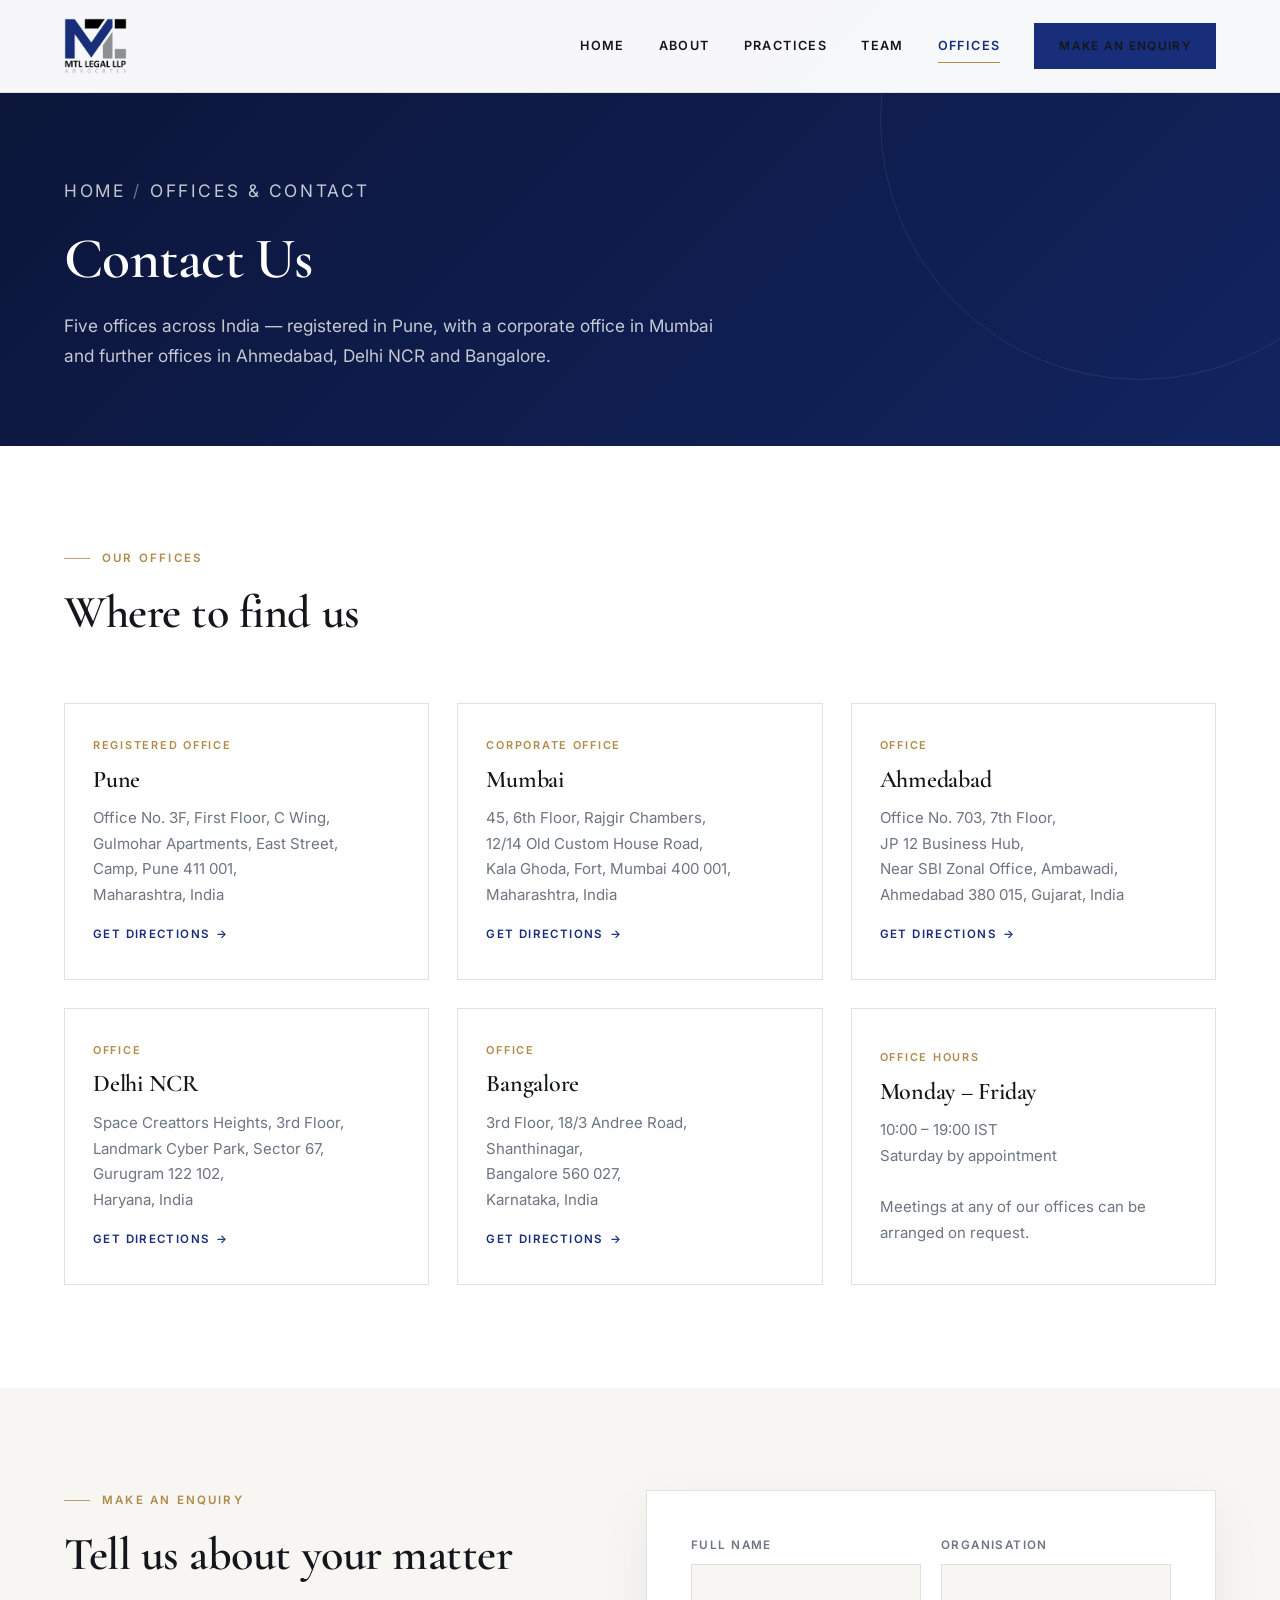
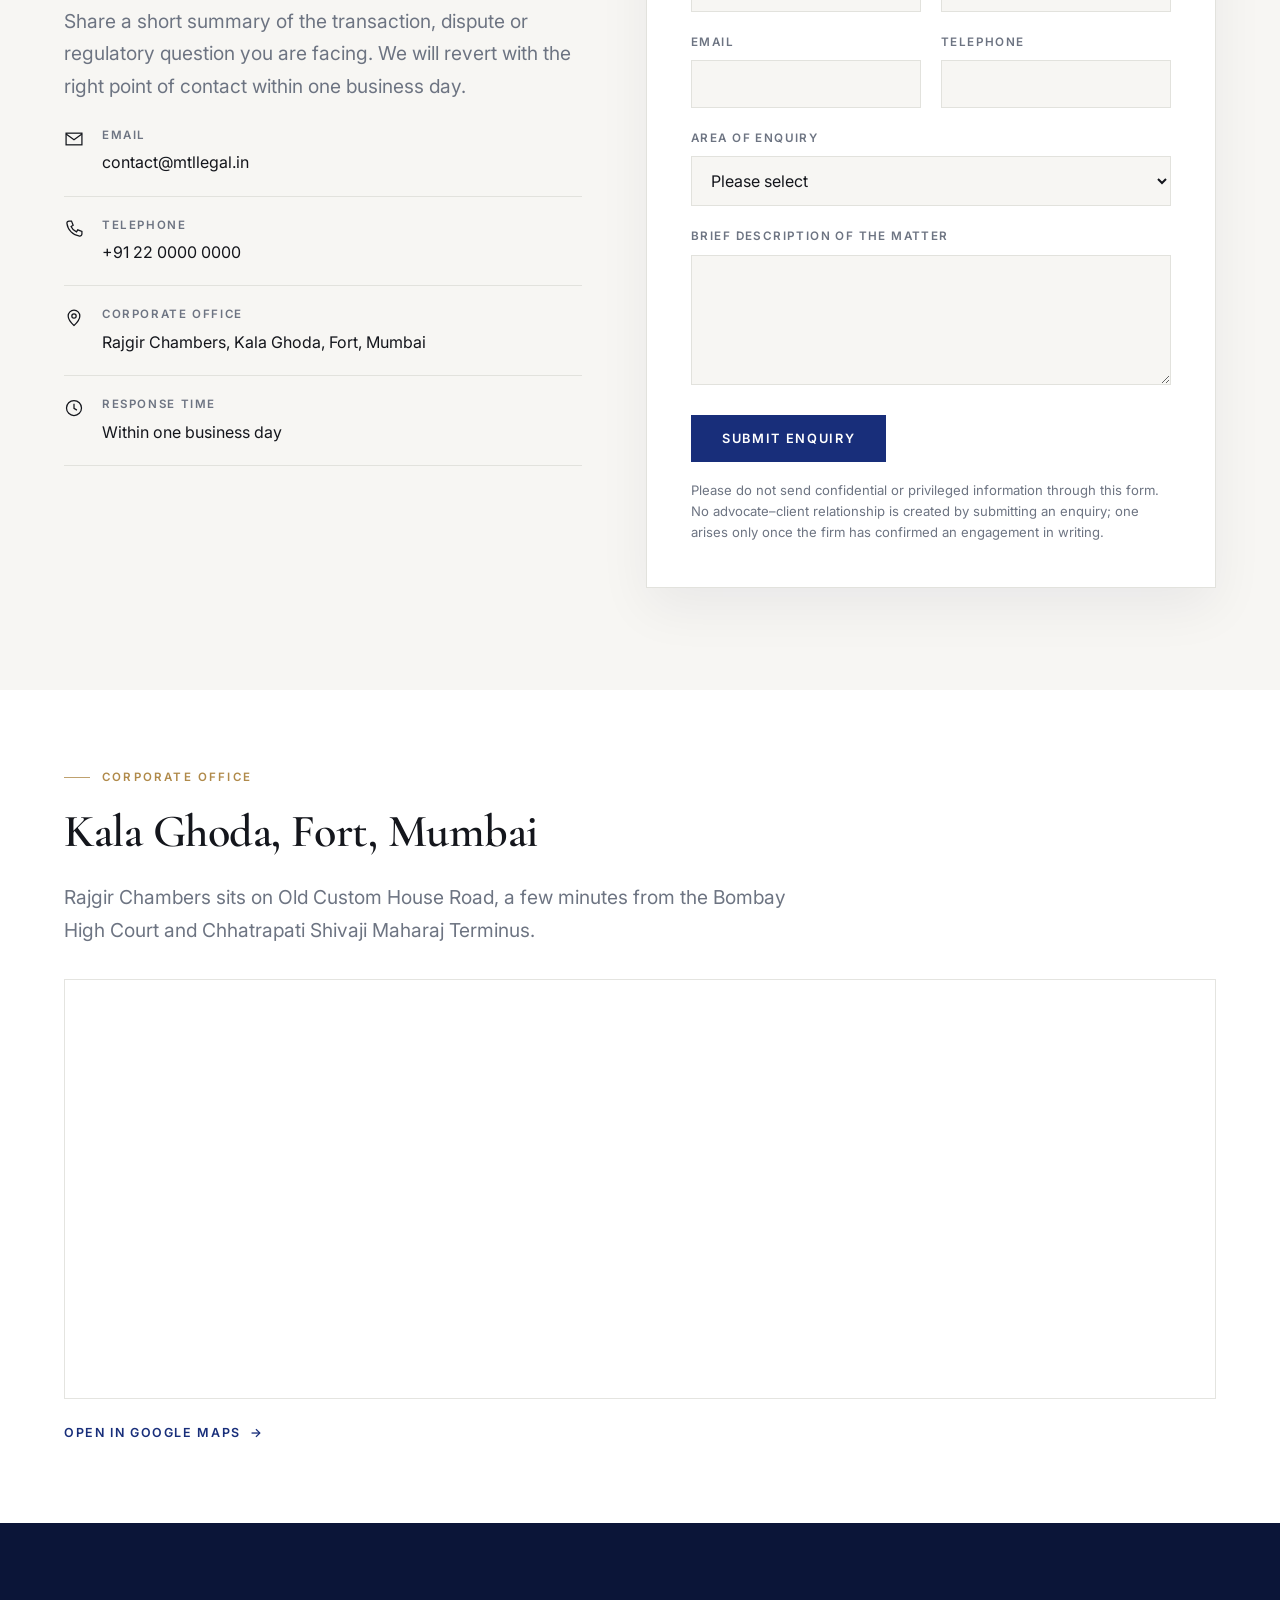
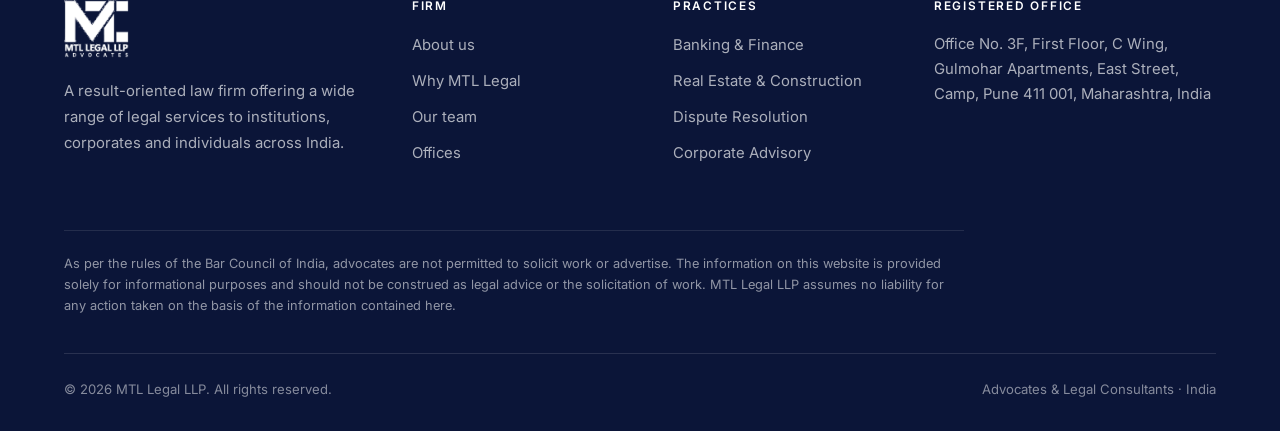
<file: contact.html>
<!DOCTYPE html>
<html lang="en">
<head>
<meta charset="utf-8">
<meta name="viewport" content="width=device-width, initial-scale=1">
<title>Offices &amp; Contact | MTL Legal LLP — Advocates</title>
<meta name="description" content="Contact MTL Legal LLP. Registered office in Pune, corporate office in Mumbai, and offices in Ahmedabad, Gurugram (Delhi NCR) and Bangalore.">
<link rel="canonical" href="https://mtllegal.in/contact">
<link rel="icon" type="image/png" href="assets/img/favicon.png">
<link rel="preconnect" href="https://fonts.googleapis.com">
<link rel="preconnect" href="https://fonts.gstatic.com" crossorigin>
<link href="https://fonts.googleapis.com/css2?family=Cormorant+Garamond:wght@400;500;600;700&family=Inter:wght@400;500;600&display=swap" rel="stylesheet">
<link rel="stylesheet" href="assets/css/style.css">
</head>
<body>
<a class="skip-link" href="#main">Skip to content</a>

<header class="site-header">
  <div class="wrap header-inner">
    <a class="brand" href="index.html" aria-label="MTL Legal LLP — home">
      <img class="logo-dark" src="assets/img/mtl-logo.png" alt="MTL Legal LLP — Advocates">
      <img class="logo-light" src="assets/img/mtl-logo-light.png" alt="MTL Legal LLP — Advocates">
    </a>
    <button class="nav-toggle" type="button" aria-label="Toggle navigation" aria-expanded="false" aria-controls="primary-nav">
      <span></span>
    </button>
    <nav class="nav" id="primary-nav" aria-label="Primary">
      <a href="index.html">Home</a>
      <a href="about.html">About</a>
      <a href="practices.html">Practices</a>
      <a href="team.html">Team</a>
      <a href="contact.html" aria-current="page">Offices</a>
      <a class="btn" href="contact.html#enquiry">Make an Enquiry</a>
    </nav>
  </div>
</header>

<main id="main">

  <section class="page-hero">
    <div class="wrap">
      <p class="breadcrumb"><a href="index.html">Home</a><span>/</span>Offices &amp; Contact</p>
      <h1>Contact Us</h1>
      <p>
        Five offices across India — registered in Pune, with a corporate office in Mumbai and
        further offices in Ahmedabad, Delhi NCR and Bangalore.
      </p>
    </div>
  </section>

  <!-- ---------------------------------------------------------- offices -->
  <section class="section">
    <div class="wrap">
      <div class="section-head reveal">
        <span class="eyebrow">Our offices</span>
        <h2>Where to find us</h2>
      </div>

      <div class="grid grid--3">
        <div class="office reveal">
          <span class="office__label">Registered Office</span>
          <h3>Pune</h3>
          <address>
            Office No. 3F, First Floor, C Wing,<br>
            Gulmohar Apartments, East Street,<br>
            Camp, Pune 411 001,<br>
            Maharashtra, India
          </address>
          <a class="office__dir" href="https://www.google.com/maps/search/?api=1&query=Gulmohar%20Apartments%2C%20East%20Street%2C%20Camp%2C%20Pune%20411001%2C%20Maharashtra" target="_blank" rel="noopener">Get directions <span aria-hidden="true">&rarr;</span></a>
        </div>

        <div class="office reveal" data-delay="70">
          <span class="office__label">Corporate Office</span>
          <h3>Mumbai</h3>
          <address>
            45, 6th Floor, Rajgir Chambers,<br>
            12/14 Old Custom House Road,<br>
            Kala Ghoda, Fort, Mumbai 400 001,<br>
            Maharashtra, India
          </address>
          <a class="office__dir" href="https://www.google.com/maps/search/?api=1&query=Rajgir%20Chambers%2C%20Old%20Custom%20House%20Road%2C%20Kala%20Ghoda%2C%20Fort%2C%20Mumbai%20400001" target="_blank" rel="noopener">Get directions <span aria-hidden="true">&rarr;</span></a>
        </div>

        <div class="office reveal" data-delay="140">
          <span class="office__label">Office</span>
          <h3>Ahmedabad</h3>
          <address>
            Office No. 703, 7th Floor,<br>
            JP 12 Business Hub,<br>
            Near SBI Zonal Office, Ambawadi,<br>
            Ahmedabad 380 015, Gujarat, India
          </address>
          <a class="office__dir" href="https://www.google.com/maps/search/?api=1&query=JP%2012%20Business%20Hub%2C%20Ambawadi%2C%20Ahmedabad%20380015%2C%20Gujarat" target="_blank" rel="noopener">Get directions <span aria-hidden="true">&rarr;</span></a>
        </div>

        <div class="office reveal" data-delay="70">
          <span class="office__label">Office</span>
          <h3>Delhi NCR</h3>
          <address>
            Space Creattors Heights, 3rd Floor,<br>
            Landmark Cyber Park, Sector 67,<br>
            Gurugram 122 102,<br>
            Haryana, India
          </address>
          <a class="office__dir" href="https://www.google.com/maps/search/?api=1&query=Landmark%20Cyber%20Park%2C%20Sector%2067%2C%20Gurugram%2C%20Haryana%20122102" target="_blank" rel="noopener">Get directions <span aria-hidden="true">&rarr;</span></a>
        </div>

        <div class="office reveal" data-delay="140">
          <span class="office__label">Office</span>
          <h3>Bangalore</h3>
          <address>
            3rd Floor, 18/3 Andree Road,<br>
            Shanthinagar,<br>
            Bangalore 560 027,<br>
            Karnataka, India
          </address>
          <a class="office__dir" href="https://www.google.com/maps/search/?api=1&query=18/3%20Andree%20Road%2C%20Shanthinagar%2C%20Bangalore%20560027%2C%20Karnataka" target="_blank" rel="noopener">Get directions <span aria-hidden="true">&rarr;</span></a>
        </div>

        <div class="office reveal" data-delay="210" style="display:flex;flex-direction:column;justify-content:center">
          <span class="office__label">Office hours</span>
          <h3>Monday &ndash; Friday</h3>
          <address>
            10:00 &ndash; 19:00 IST<br>
            Saturday by appointment<br><br>
            Meetings at any of our offices can be arranged on request.
          </address>
        </div>
      </div>
    </div>
  </section>

  <!-- ---------------------------------------------------------- enquiry -->
  <section class="section section--warm" id="enquiry">
    <div class="wrap contact-grid">

      <div class="reveal">
        <span class="eyebrow">Make an enquiry</span>
        <h2>Tell us about your matter</h2>
        <p class="lede">
          Share a short summary of the transaction, dispute or regulatory question you are
          facing. We will revert with the right point of contact within one business day.
        </p>

        <!-- TODO: replace the placeholder email and phone below with the firm's own details -->
        <ul class="contact-list">
          <li>
            <span class="contact-list__ico" aria-hidden="true">
              <svg viewBox="0 0 24 24" fill="none" stroke="currentColor" stroke-width="1.5">
                <rect x="2.5" y="5" width="19" height="14"/><path d="m2.5 6 9.5 7 9.5-7"/>
              </svg>
            </span>
            <div>
              <strong>Email</strong>
              <a href="mailto:contact@mtllegal.in">contact@mtllegal.in</a>
            </div>
          </li>
          <li>
            <span class="contact-list__ico" aria-hidden="true">
              <svg viewBox="0 0 24 24" fill="none" stroke="currentColor" stroke-width="1.5">
                <path d="M6 2.5h3l2 5-2.5 1.5a12 12 0 0 0 6.5 6.5L16.5 13l5 2v3a2.5 2.5 0 0 1-2.8 2.5A17.5 17.5 0 0 1 3.5 5.3 2.5 2.5 0 0 1 6 2.5Z"/>
              </svg>
            </span>
            <div>
              <strong>Telephone</strong>
              <span>+91 22 0000 0000</span>
            </div>
          </li>
          <li>
            <span class="contact-list__ico" aria-hidden="true">
              <svg viewBox="0 0 24 24" fill="none" stroke="currentColor" stroke-width="1.5">
                <path d="M12 21s7-6.4 7-11.4A7 7 0 0 0 5 9.6C5 14.6 12 21 12 21Z"/><circle cx="12" cy="9.5" r="2.6"/>
              </svg>
            </span>
            <div>
              <strong>Corporate Office</strong>
              <span>Rajgir Chambers, Kala Ghoda, Fort, Mumbai</span>
            </div>
          </li>
          <li>
            <span class="contact-list__ico" aria-hidden="true">
              <svg viewBox="0 0 24 24" fill="none" stroke="currentColor" stroke-width="1.5">
                <circle cx="12" cy="12" r="9"/><path d="M12 7v5.5l3.5 2"/>
              </svg>
            </span>
            <div>
              <strong>Response time</strong>
              <span>Within one business day</span>
            </div>
          </li>
        </ul>
      </div>

      <div class="form-card reveal" data-delay="110">
        <!-- Netlify Forms: the attributes below are detected at deploy time and
             submissions appear under Forms in the Netlify dashboard. The form
             posts natively, so it keeps working with JavaScript disabled. -->
        <form name="enquiry" method="POST" action="/thank-you.html"
              data-netlify="true" netlify-honeypot="bot-field">
          <input type="hidden" name="form-name" value="enquiry">
          <p class="hp-field" aria-hidden="true">
            <label>Do not fill this in <input name="bot-field" tabindex="-1" autocomplete="off"></label>
          </p>
          <div class="field-row">
            <div class="field">
              <label for="name">Full name</label>
              <input type="text" id="name" name="name" autocomplete="name" required>
            </div>
            <div class="field">
              <label for="organisation">Organisation</label>
              <input type="text" id="organisation" name="organisation" autocomplete="organization">
            </div>
          </div>

          <div class="field-row">
            <div class="field">
              <label for="email">Email</label>
              <input type="email" id="email" name="email" autocomplete="email" required>
            </div>
            <div class="field">
              <label for="phone">Telephone</label>
              <input type="tel" id="phone" name="phone" autocomplete="tel">
            </div>
          </div>

          <div class="field">
            <label for="practice">Area of enquiry</label>
            <select id="practice" name="practice">
              <option value="">Please select</option>
              <option>Banking &amp; Finance and Infrastructure</option>
              <option>Real Estate &amp; Construction</option>
              <option>Dispute Resolution &amp; Arbitration</option>
              <option>Corporate Advisory</option>
              <option>Adjudication &amp; Registration</option>
              <option>Other / not sure</option>
            </select>
          </div>

          <div class="field">
            <label for="message">Brief description of the matter</label>
            <textarea id="message" name="message" required></textarea>
          </div>

          <button class="btn" type="submit">Submit Enquiry</button>

          <p class="form-note">
            Please do not send confidential or privileged information through this form. No
            advocate&ndash;client relationship is created by submitting an enquiry; one arises
            only once the firm has confirmed an engagement in writing.
          </p>
        </form>
      </div>

    </div>
  </section>

  <!-- ---------------------------------------------------------- map -->
  <section class="section section--tight">
    <div class="wrap">
      <div class="section-head reveal" style="margin-bottom:32px">
        <span class="eyebrow">Corporate office</span>
        <h2>Kala Ghoda, Fort, Mumbai</h2>
        <p class="lede">
          Rajgir Chambers sits on Old Custom House Road, a few minutes from the Bombay High
          Court and Chhatrapati Shivaji Maharaj Terminus.
        </p>
      </div>
      <!-- OpenStreetMap: no API key, and unlike the Google embed it permits framing. -->
      <iframe
        class="map-frame reveal"
        title="Map of Kala Ghoda, Fort, Mumbai, where the MTL Legal LLP corporate office is located"
        src="https://www.openstreetmap.org/export/embed.html?bbox=72.8288%2C18.9226%2C72.8388%2C18.9306&amp;layer=mapnik&amp;marker=18.9265947%2C72.8337649"
        loading="lazy"
        referrerpolicy="no-referrer-when-downgrade"></iframe>
      <p style="margin-top:18px">
        <a class="arrow-link" href="https://www.google.com/maps/search/?api=1&query=Rajgir%20Chambers%2C%20Old%20Custom%20House%20Road%2C%20Kala%20Ghoda%2C%20Fort%2C%20Mumbai%20400001" target="_blank" rel="noopener">
          Open in Google Maps <span>&rarr;</span>
        </a>
      </p>
    </div>
  </section>

</main>

<footer class="site-footer">
  <div class="wrap">
    <div class="footer-grid">
      <div>
        <img src="assets/img/mtl-logo-light.png" alt="MTL Legal LLP — Advocates">
        <p>
          A result-oriented law firm offering a wide range of legal services to institutions,
          corporates and individuals across India.
        </p>
      </div>
      <div>
        <h4>Firm</h4>
        <ul>
          <li><a href="about.html">About us</a></li>
          <li><a href="about.html#why">Why MTL Legal</a></li>
          <li><a href="team.html">Our team</a></li>
          <li><a href="contact.html">Offices</a></li>
        </ul>
      </div>
      <div>
        <h4>Practices</h4>
        <ul>
          <li><a href="practices.html#banking">Banking &amp; Finance</a></li>
          <li><a href="practices.html#real-estate">Real Estate &amp; Construction</a></li>
          <li><a href="practices.html#disputes">Dispute Resolution</a></li>
          <li><a href="practices.html#corporate">Corporate Advisory</a></li>
        </ul>
      </div>
      <div>
        <h4>Registered Office</h4>
        <address>
          Office No. 3F, First Floor, C Wing,<br>
          Gulmohar Apartments, East Street,<br>
          Camp, Pune 411 001, Maharashtra, India
        </address>
      </div>
    </div>

    <p class="disclaimer-note">
      As per the rules of the Bar Council of India, advocates are not permitted to solicit work
      or advertise. The information on this website is provided solely for informational
      purposes and should not be construed as legal advice or the solicitation of work. MTL
      Legal LLP assumes no liability for any action taken on the basis of the information
      contained here.
    </p>

    <div class="footer-bottom">
      <p>&copy; <span data-year>2026</span> MTL Legal LLP. All rights reserved.</p>
      <p>Advocates &amp; Legal Consultants &middot; India</p>
    </div>
  </div>
</footer>

<script src="assets/js/main.js" defer></script>
</body>
</html>
</file>
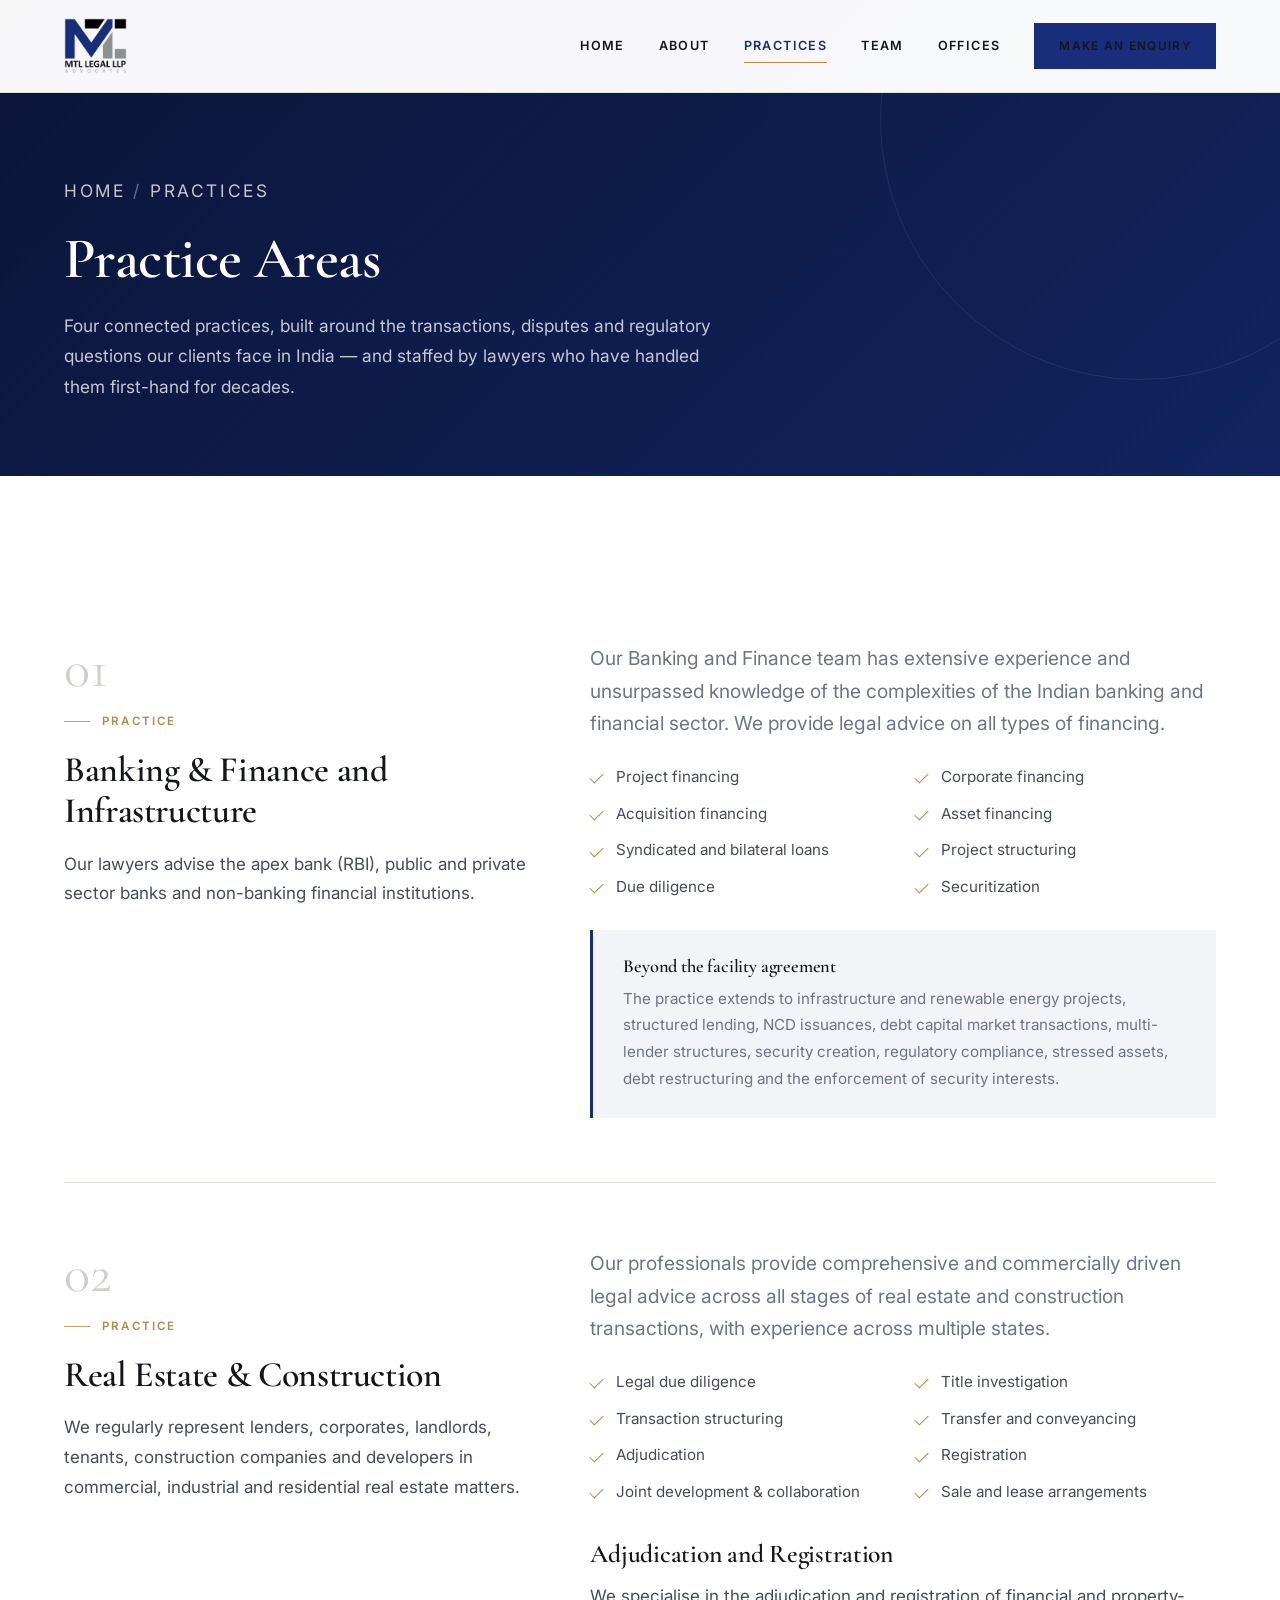
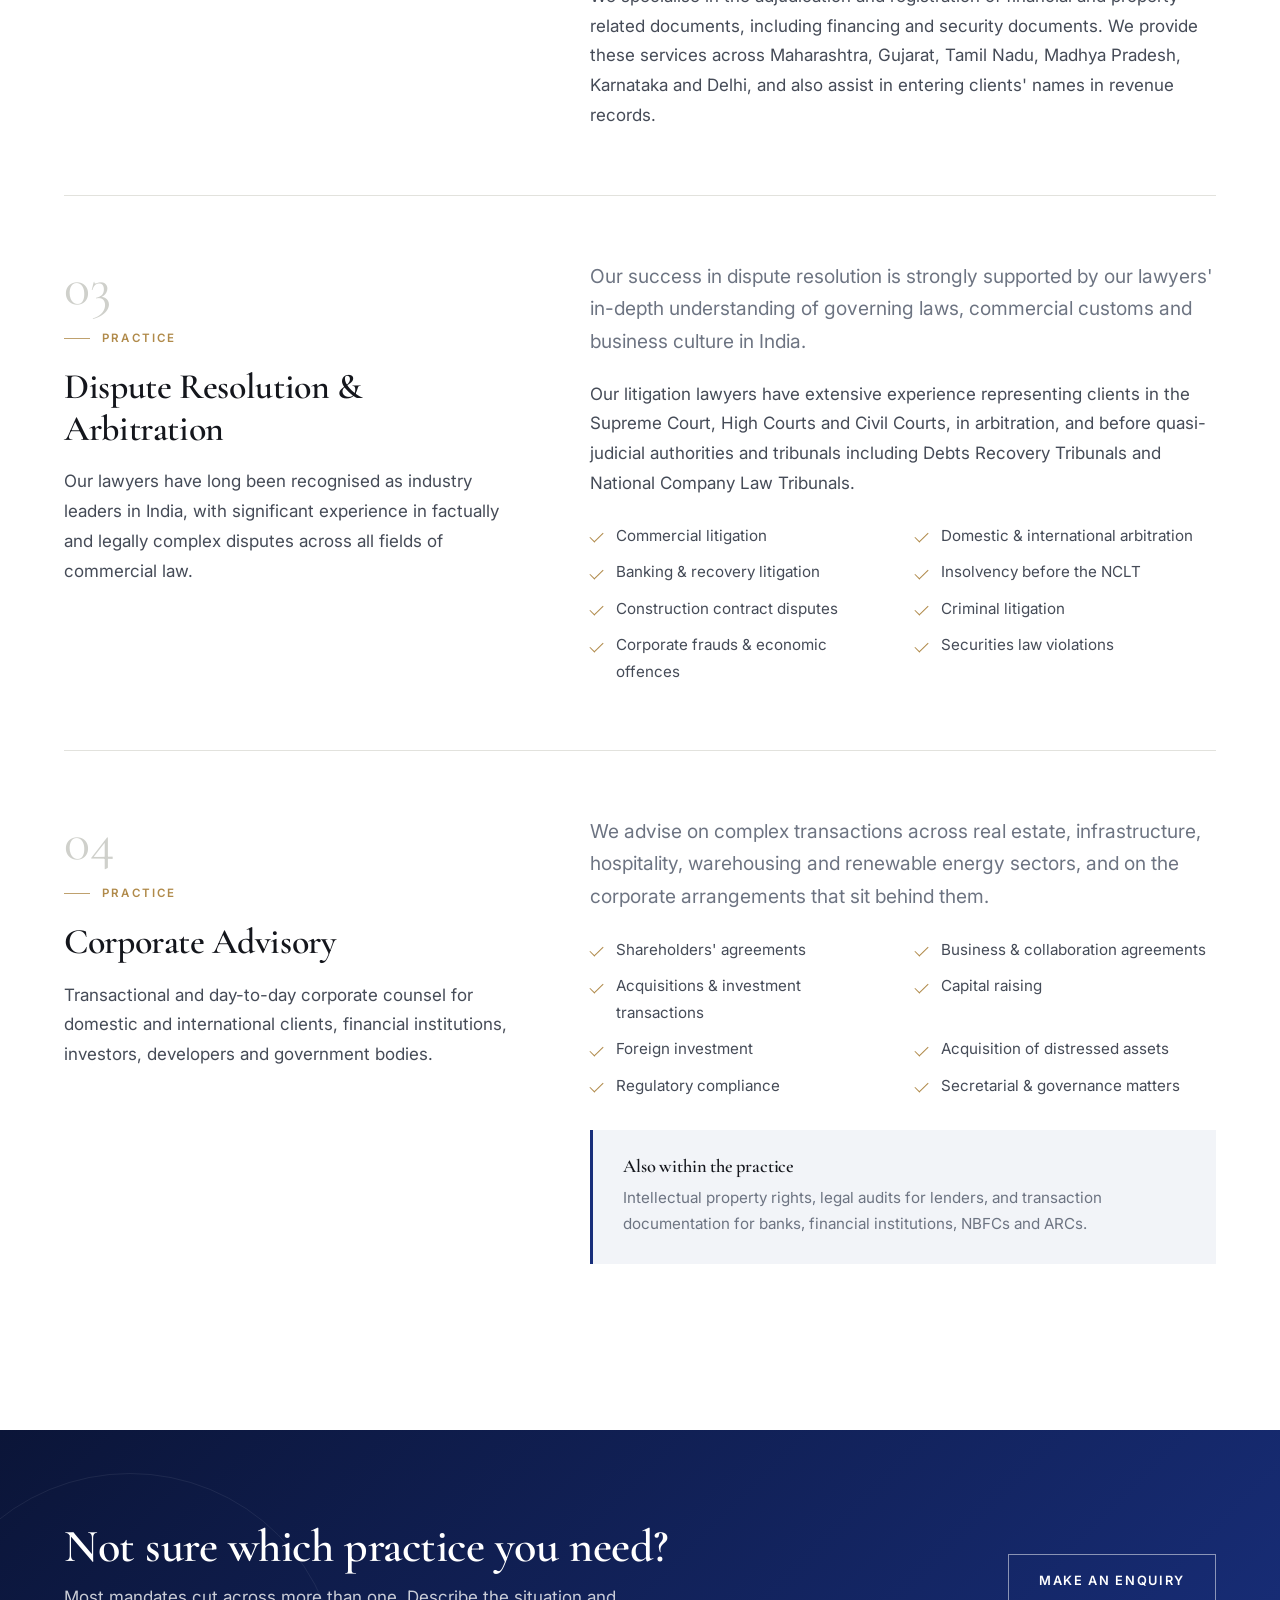
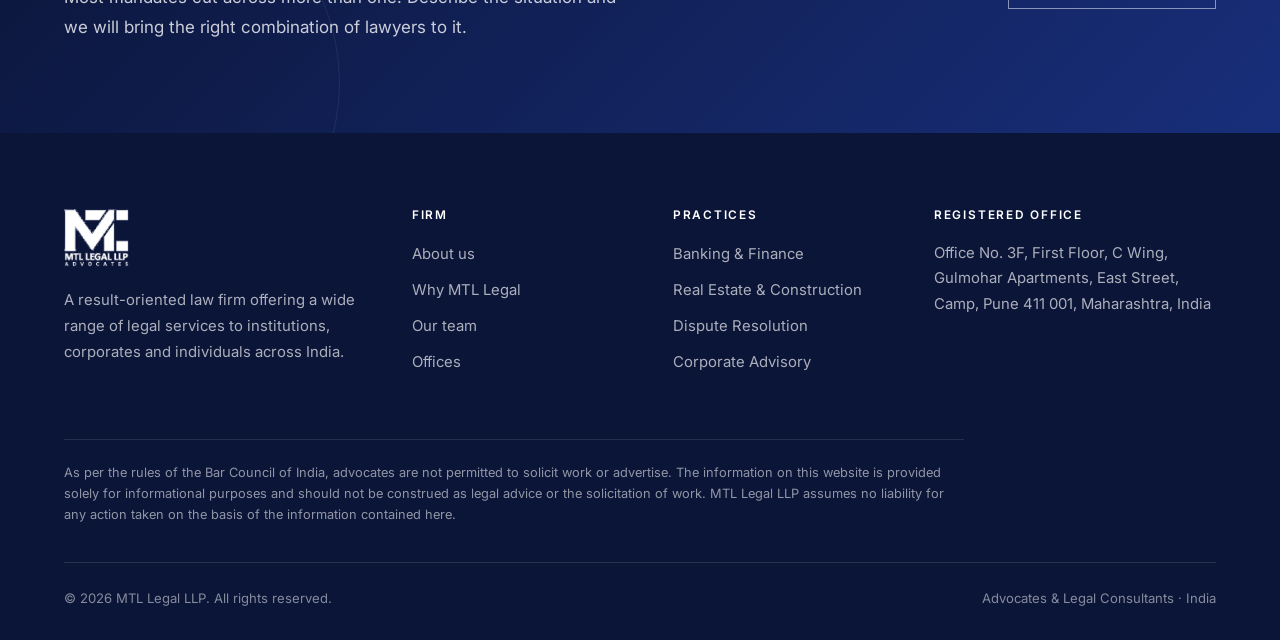
<file: practices.html>
<!DOCTYPE html>
<html lang="en">
<head>
<meta charset="utf-8">
<meta name="viewport" content="width=device-width, initial-scale=1">
<title>Practice Areas | MTL Legal LLP — Advocates</title>
<meta name="description" content="Banking &amp; finance and infrastructure, real estate and construction, dispute resolution and arbitration, and corporate advisory — the practice areas of MTL Legal LLP.">
<link rel="canonical" href="https://mtllegal.in/practices">
<link rel="icon" type="image/png" href="assets/img/favicon.png">
<link rel="preconnect" href="https://fonts.googleapis.com">
<link rel="preconnect" href="https://fonts.gstatic.com" crossorigin>
<link href="https://fonts.googleapis.com/css2?family=Cormorant+Garamond:wght@400;500;600;700&family=Inter:wght@400;500;600&display=swap" rel="stylesheet">
<link rel="stylesheet" href="assets/css/style.css">
</head>
<body>
<a class="skip-link" href="#main">Skip to content</a>

<header class="site-header">
  <div class="wrap header-inner">
    <a class="brand" href="index.html" aria-label="MTL Legal LLP — home">
      <img class="logo-dark" src="assets/img/mtl-logo.png" alt="MTL Legal LLP — Advocates">
      <img class="logo-light" src="assets/img/mtl-logo-light.png" alt="MTL Legal LLP — Advocates">
    </a>
    <button class="nav-toggle" type="button" aria-label="Toggle navigation" aria-expanded="false" aria-controls="primary-nav">
      <span></span>
    </button>
    <nav class="nav" id="primary-nav" aria-label="Primary">
      <a href="index.html">Home</a>
      <a href="about.html">About</a>
      <a href="practices.html" aria-current="page">Practices</a>
      <a href="team.html">Team</a>
      <a href="contact.html">Offices</a>
      <a class="btn" href="contact.html#enquiry">Make an Enquiry</a>
    </nav>
  </div>
</header>

<main id="main">

  <section class="page-hero">
    <div class="wrap">
      <p class="breadcrumb"><a href="index.html">Home</a><span>/</span>Practices</p>
      <h1>Practice Areas</h1>
      <p>
        Four connected practices, built around the transactions, disputes and regulatory
        questions our clients face in India — and staffed by lawyers who have handled them
        first-hand for decades.
      </p>
    </div>
  </section>

  <section class="section">
    <div class="wrap">

      <!-- ------------------------------------------------ banking -->
      <article class="practice-block" id="banking">
        <div class="practice-block__aside reveal">
          <span class="practice-block__num">01</span>
          <span class="eyebrow">Practice</span>
          <h2>Banking &amp; Finance and Infrastructure</h2>
          <p>
            Our lawyers advise the apex bank (RBI), public and private sector banks and
            non-banking financial institutions.
          </p>
        </div>

        <div class="reveal" data-delay="110">
          <p class="lede">
            Our Banking and Finance team has extensive experience and unsurpassed knowledge of
            the complexities of the Indian banking and financial sector. We provide legal advice
            on all types of financing.
          </p>
          <ul class="check-list">
            <li>Project financing</li>
            <li>Corporate financing</li>
            <li>Acquisition financing</li>
            <li>Asset financing</li>
            <li>Syndicated and bilateral loans</li>
            <li>Project structuring</li>
            <li>Due diligence</li>
            <li>Securitization</li>
          </ul>
          <div class="callout">
            <h4>Beyond the facility agreement</h4>
            <p>
              The practice extends to infrastructure and renewable energy projects, structured
              lending, NCD issuances, debt capital market transactions, multi-lender structures,
              security creation, regulatory compliance, stressed assets, debt restructuring and
              the enforcement of security interests.
            </p>
          </div>
        </div>
      </article>

      <!-- ------------------------------------------------ real estate -->
      <article class="practice-block" id="real-estate">
        <div class="practice-block__aside reveal">
          <span class="practice-block__num">02</span>
          <span class="eyebrow">Practice</span>
          <h2>Real Estate &amp; Construction</h2>
          <p>
            We regularly represent lenders, corporates, landlords, tenants, construction
            companies and developers in commercial, industrial and residential real estate
            matters.
          </p>
        </div>

        <div class="reveal" data-delay="110">
          <p class="lede">
            Our professionals provide comprehensive and commercially driven legal advice across
            all stages of real estate and construction transactions, with experience across
            multiple states.
          </p>
          <ul class="check-list">
            <li>Legal due diligence</li>
            <li>Title investigation</li>
            <li>Transaction structuring</li>
            <li>Transfer and conveyancing</li>
            <li>Adjudication</li>
            <li>Registration</li>
            <li>Joint development &amp; collaboration</li>
            <li>Sale and lease arrangements</li>
          </ul>

          <h3 style="margin-top:34px">Adjudication and Registration</h3>
          <p>
            We specialise in the adjudication and registration of financial and property-related
            documents, including financing and security documents. We provide these services
            across Maharashtra, Gujarat, Tamil Nadu, Madhya Pradesh, Karnataka and Delhi, and
            also assist in entering clients' names in revenue records.
          </p>
        </div>
      </article>

      <!-- ------------------------------------------------ disputes -->
      <article class="practice-block" id="disputes">
        <div class="practice-block__aside reveal">
          <span class="practice-block__num">03</span>
          <span class="eyebrow">Practice</span>
          <h2>Dispute Resolution &amp; Arbitration</h2>
          <p>
            Our lawyers have long been recognised as industry leaders in India, with significant
            experience in factually and legally complex disputes across all fields of commercial
            law.
          </p>
        </div>

        <div class="reveal" data-delay="110">
          <p class="lede">
            Our success in dispute resolution is strongly supported by our lawyers' in-depth
            understanding of governing laws, commercial customs and business culture in India.
          </p>
          <p>
            Our litigation lawyers have extensive experience representing clients in the Supreme
            Court, High Courts and Civil Courts, in arbitration, and before quasi-judicial
            authorities and tribunals including Debts Recovery Tribunals and National Company Law
            Tribunals.
          </p>
          <ul class="check-list">
            <li>Commercial litigation</li>
            <li>Domestic &amp; international arbitration</li>
            <li>Banking &amp; recovery litigation</li>
            <li>Insolvency before the NCLT</li>
            <li>Construction contract disputes</li>
            <li>Criminal litigation</li>
            <li>Corporate frauds &amp; economic offences</li>
            <li>Securities law violations</li>
          </ul>
        </div>
      </article>

      <!-- ------------------------------------------------ corporate -->
      <article class="practice-block" id="corporate">
        <div class="practice-block__aside reveal">
          <span class="practice-block__num">04</span>
          <span class="eyebrow">Practice</span>
          <h2>Corporate Advisory</h2>
          <p>
            Transactional and day-to-day corporate counsel for domestic and international
            clients, financial institutions, investors, developers and government bodies.
          </p>
        </div>

        <div class="reveal" data-delay="110">
          <p class="lede">
            We advise on complex transactions across real estate, infrastructure, hospitality,
            warehousing and renewable energy sectors, and on the corporate arrangements that sit
            behind them.
          </p>
          <ul class="check-list">
            <li>Shareholders' agreements</li>
            <li>Business &amp; collaboration agreements</li>
            <li>Acquisitions &amp; investment transactions</li>
            <li>Capital raising</li>
            <li>Foreign investment</li>
            <li>Acquisition of distressed assets</li>
            <li>Regulatory compliance</li>
            <li>Secretarial &amp; governance matters</li>
          </ul>
          <div class="callout">
            <h4>Also within the practice</h4>
            <p>
              Intellectual property rights, legal audits for lenders, and transaction
              documentation for banks, financial institutions, NBFCs and ARCs.
            </p>
          </div>
        </div>
      </article>

    </div>
  </section>

  <section class="cta-band">
    <div class="wrap">
      <div>
        <h2>Not sure which practice you need?</h2>
        <p>
          Most mandates cut across more than one. Describe the situation and we will bring the
          right combination of lawyers to it.
        </p>
      </div>
      <a class="btn btn--light" href="contact.html#enquiry">Make an Enquiry</a>
    </div>
  </section>

</main>

<footer class="site-footer">
  <div class="wrap">
    <div class="footer-grid">
      <div>
        <img src="assets/img/mtl-logo-light.png" alt="MTL Legal LLP — Advocates">
        <p>
          A result-oriented law firm offering a wide range of legal services to institutions,
          corporates and individuals across India.
        </p>
      </div>
      <div>
        <h4>Firm</h4>
        <ul>
          <li><a href="about.html">About us</a></li>
          <li><a href="about.html#why">Why MTL Legal</a></li>
          <li><a href="team.html">Our team</a></li>
          <li><a href="contact.html">Offices</a></li>
        </ul>
      </div>
      <div>
        <h4>Practices</h4>
        <ul>
          <li><a href="practices.html#banking">Banking &amp; Finance</a></li>
          <li><a href="practices.html#real-estate">Real Estate &amp; Construction</a></li>
          <li><a href="practices.html#disputes">Dispute Resolution</a></li>
          <li><a href="practices.html#corporate">Corporate Advisory</a></li>
        </ul>
      </div>
      <div>
        <h4>Registered Office</h4>
        <address>
          Office No. 3F, First Floor, C Wing,<br>
          Gulmohar Apartments, East Street,<br>
          Camp, Pune 411 001, Maharashtra, India
        </address>
      </div>
    </div>

    <p class="disclaimer-note">
      As per the rules of the Bar Council of India, advocates are not permitted to solicit work
      or advertise. The information on this website is provided solely for informational
      purposes and should not be construed as legal advice or the solicitation of work. MTL
      Legal LLP assumes no liability for any action taken on the basis of the information
      contained here.
    </p>

    <div class="footer-bottom">
      <p>&copy; <span data-year>2026</span> MTL Legal LLP. All rights reserved.</p>
      <p>Advocates &amp; Legal Consultants &middot; India</p>
    </div>
  </div>
</footer>

<script src="assets/js/main.js" defer></script>
</body>
</html>
</file>
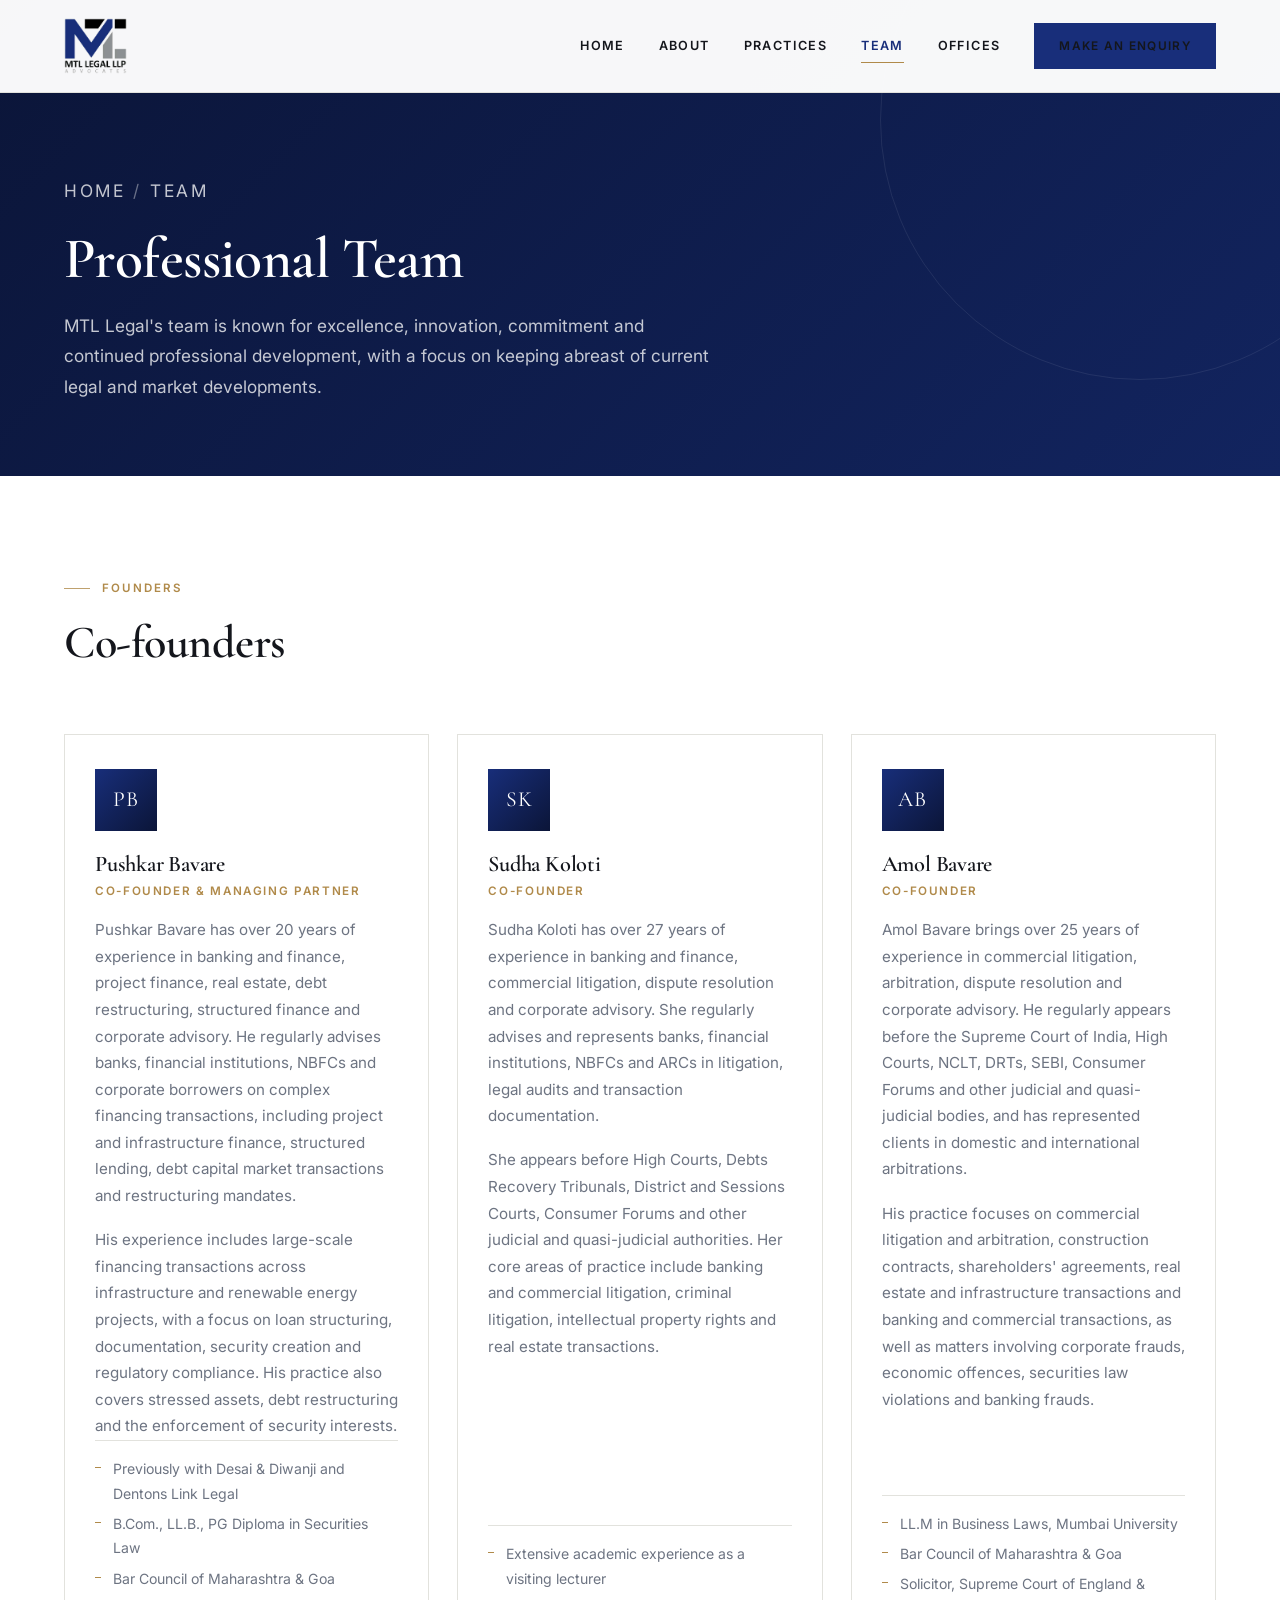
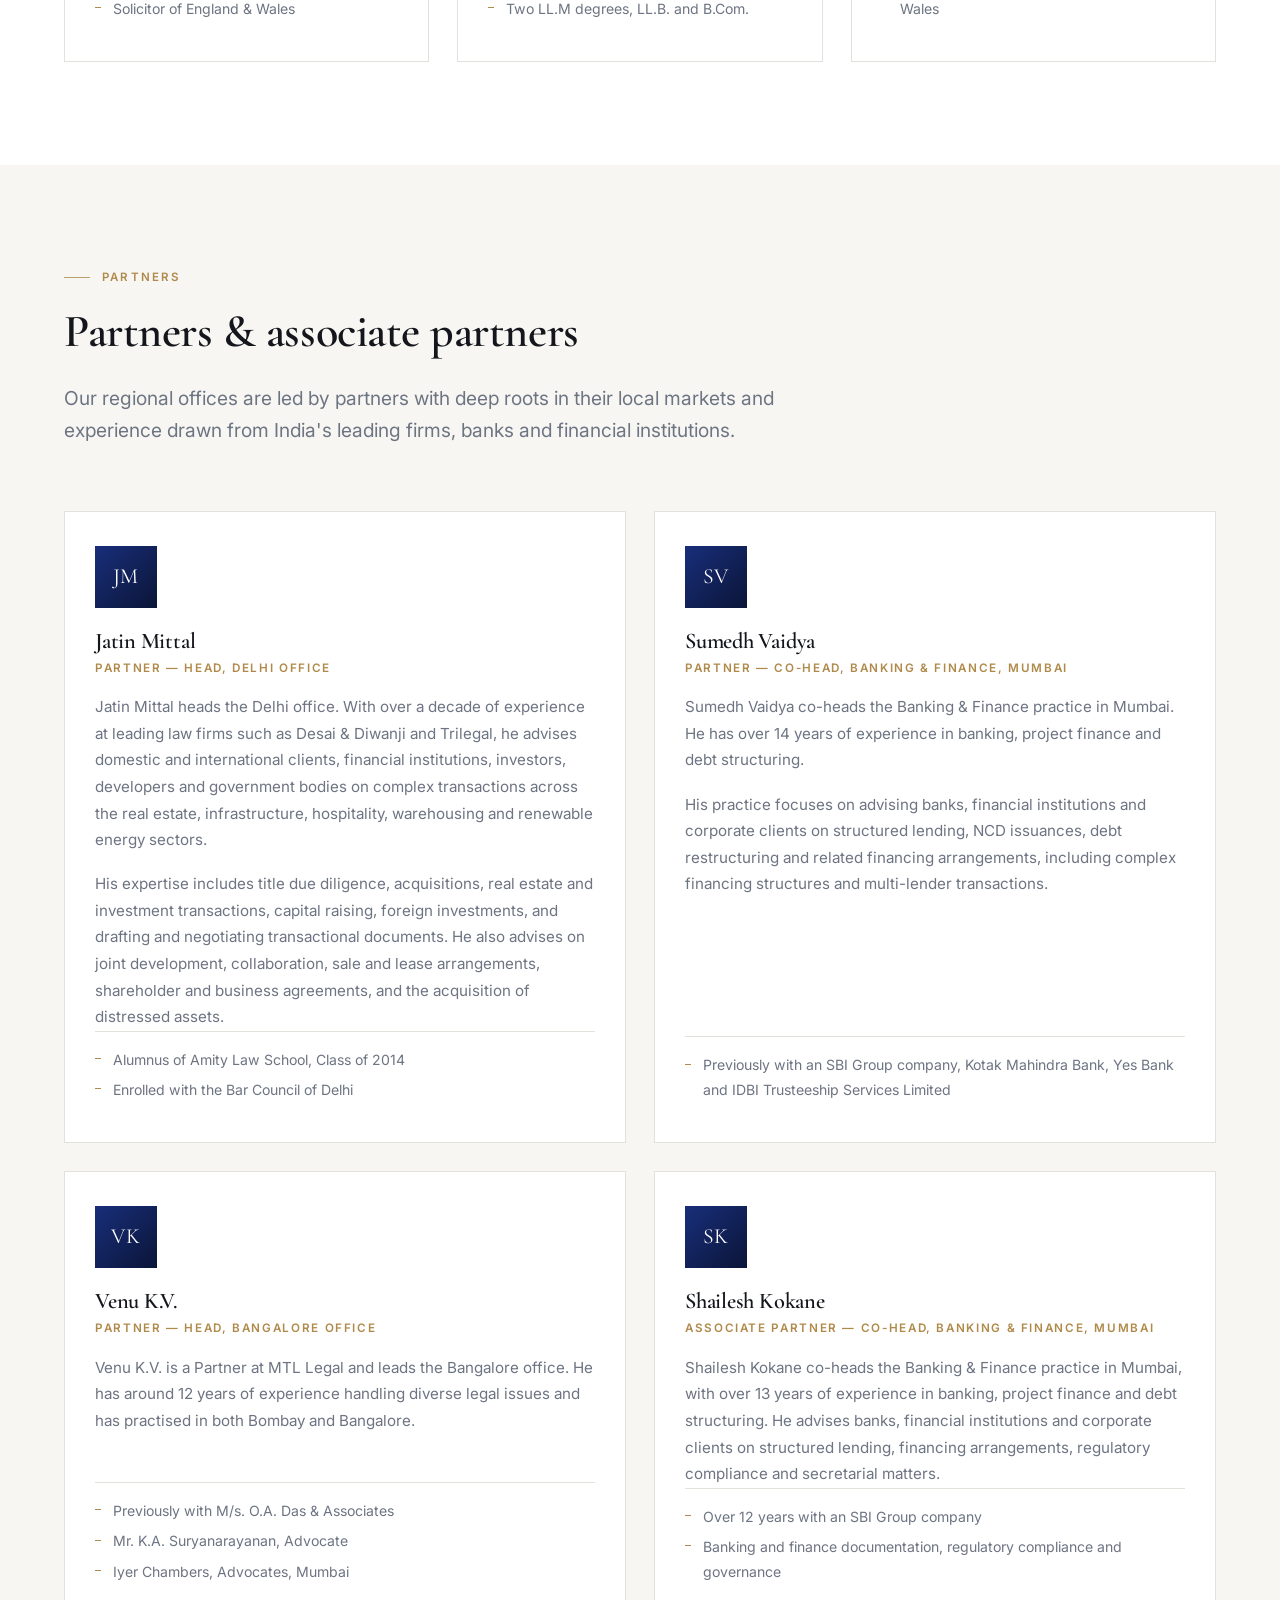
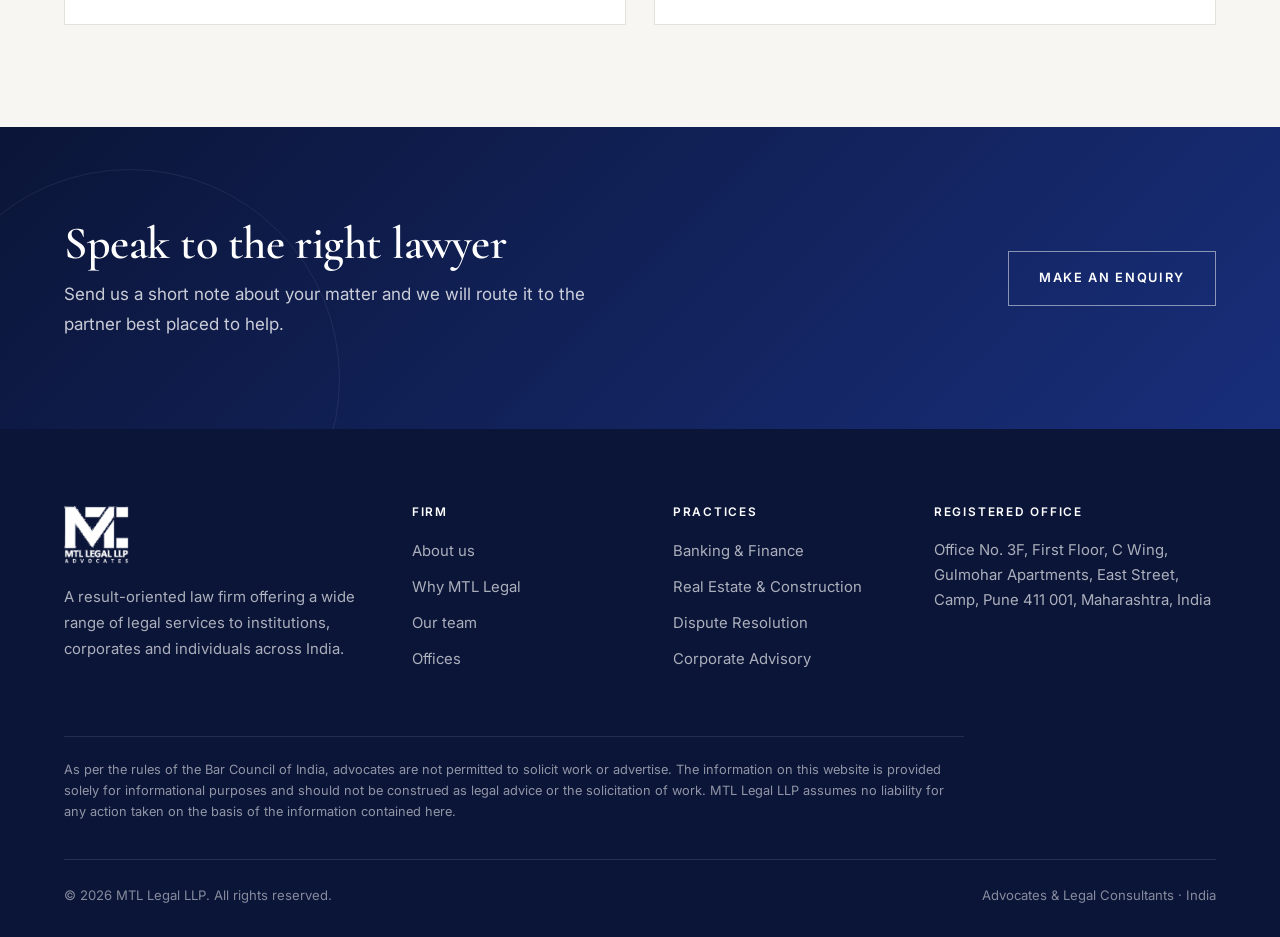
<file: team.html>
<!DOCTYPE html>
<html lang="en">
<head>
<meta charset="utf-8">
<meta name="viewport" content="width=device-width, initial-scale=1">
<title>Our Team | MTL Legal LLP — Advocates</title>
<meta name="description" content="The founders, partners and associate partners of MTL Legal LLP — banking &amp; finance, litigation, arbitration, real estate and corporate advisory lawyers across Mumbai, Pune, Delhi NCR, Ahmedabad and Bangalore.">
<link rel="canonical" href="https://mtllegal.in/team">
<link rel="icon" type="image/png" href="assets/img/favicon.png">
<link rel="preconnect" href="https://fonts.googleapis.com">
<link rel="preconnect" href="https://fonts.gstatic.com" crossorigin>
<link href="https://fonts.googleapis.com/css2?family=Cormorant+Garamond:wght@400;500;600;700&family=Inter:wght@400;500;600&display=swap" rel="stylesheet">
<link rel="stylesheet" href="assets/css/style.css">
</head>
<body>
<a class="skip-link" href="#main">Skip to content</a>

<header class="site-header">
  <div class="wrap header-inner">
    <a class="brand" href="index.html" aria-label="MTL Legal LLP — home">
      <img class="logo-dark" src="assets/img/mtl-logo.png" alt="MTL Legal LLP — Advocates">
      <img class="logo-light" src="assets/img/mtl-logo-light.png" alt="MTL Legal LLP — Advocates">
    </a>
    <button class="nav-toggle" type="button" aria-label="Toggle navigation" aria-expanded="false" aria-controls="primary-nav">
      <span></span>
    </button>
    <nav class="nav" id="primary-nav" aria-label="Primary">
      <a href="index.html">Home</a>
      <a href="about.html">About</a>
      <a href="practices.html">Practices</a>
      <a href="team.html" aria-current="page">Team</a>
      <a href="contact.html">Offices</a>
      <a class="btn" href="contact.html#enquiry">Make an Enquiry</a>
    </nav>
  </div>
</header>

<main id="main">

  <section class="page-hero">
    <div class="wrap">
      <p class="breadcrumb"><a href="index.html">Home</a><span>/</span>Team</p>
      <h1>Professional Team</h1>
      <p>
        MTL Legal's team is known for excellence, innovation, commitment and continued
        professional development, with a focus on keeping abreast of current legal and market
        developments.
      </p>
    </div>
  </section>

  <!-- ---------------------------------------------------------- founders -->
  <section class="section">
    <div class="wrap">
      <div class="section-head reveal">
        <span class="eyebrow">Founders</span>
        <h2>Co-founders</h2>
      </div>

      <div class="grid grid--3">

        <article class="person reveal">
          <div class="person__initials" aria-hidden="true">PB</div>
          <h3>Pushkar Bavare</h3>
          <p class="person__role">Co-Founder &amp; Managing Partner</p>
          <div class="person__bio">
            <p>
              Pushkar Bavare has over 20 years of experience in banking and finance, project
              finance, real estate, debt restructuring, structured finance and corporate
              advisory. He regularly advises banks, financial institutions, NBFCs and corporate
              borrowers on complex financing transactions, including project and infrastructure
              finance, structured lending, debt capital market transactions and restructuring
              mandates.
            </p>
            <p>
              His experience includes large-scale financing transactions across infrastructure
              and renewable energy projects, with a focus on loan structuring, documentation,
              security creation and regulatory compliance. His practice also covers stressed
              assets, debt restructuring and the enforcement of security interests.
            </p>
          </div>
          <ul class="person__facts">
            <li>Previously with Desai &amp; Diwanji and Dentons Link Legal</li>
            <li>B.Com., LL.B., PG Diploma in Securities Law</li>
            <li>Bar Council of Maharashtra &amp; Goa</li>
            <li>Solicitor of England &amp; Wales</li>
          </ul>
        </article>

        <article class="person reveal" data-delay="90">
          <div class="person__initials" aria-hidden="true">SK</div>
          <h3>Sudha Koloti</h3>
          <p class="person__role">Co-Founder</p>
          <div class="person__bio">
            <p>
              Sudha Koloti has over 27 years of experience in banking and finance, commercial
              litigation, dispute resolution and corporate advisory. She regularly advises and
              represents banks, financial institutions, NBFCs and ARCs in litigation, legal
              audits and transaction documentation.
            </p>
            <p>
              She appears before High Courts, Debts Recovery Tribunals, District and Sessions
              Courts, Consumer Forums and other judicial and quasi-judicial authorities. Her core
              areas of practice include banking and commercial litigation, criminal litigation,
              intellectual property rights and real estate transactions.
            </p>
          </div>
          <ul class="person__facts">
            <li>Extensive academic experience as a visiting lecturer</li>
            <li>Two LL.M degrees, LL.B. and B.Com.</li>
          </ul>
        </article>

        <article class="person reveal" data-delay="180">
          <div class="person__initials" aria-hidden="true">AB</div>
          <h3>Amol Bavare</h3>
          <p class="person__role">Co-Founder</p>
          <div class="person__bio">
            <p>
              Amol Bavare brings over 25 years of experience in commercial litigation,
              arbitration, dispute resolution and corporate advisory. He regularly appears before
              the Supreme Court of India, High Courts, NCLT, DRTs, SEBI, Consumer Forums and
              other judicial and quasi-judicial bodies, and has represented clients in domestic
              and international arbitrations.
            </p>
            <p>
              His practice focuses on commercial litigation and arbitration, construction
              contracts, shareholders' agreements, real estate and infrastructure transactions
              and banking and commercial transactions, as well as matters involving corporate
              frauds, economic offences, securities law violations and banking frauds.
            </p>
          </div>
          <ul class="person__facts">
            <li>LL.M in Business Laws, Mumbai University</li>
            <li>Bar Council of Maharashtra &amp; Goa</li>
            <li>Solicitor, Supreme Court of England &amp; Wales</li>
          </ul>
        </article>

      </div>
    </div>
  </section>

  <!-- ---------------------------------------------------------- partners -->
  <section class="section section--warm">
    <div class="wrap">
      <div class="section-head reveal">
        <span class="eyebrow">Partners</span>
        <h2>Partners &amp; associate partners</h2>
        <p class="lede">
          Our regional offices are led by partners with deep roots in their local markets and
          experience drawn from India's leading firms, banks and financial institutions.
        </p>
      </div>

      <div class="grid grid--2">

        <article class="person reveal">
          <div class="person__initials" aria-hidden="true">JM</div>
          <h3>Jatin Mittal</h3>
          <p class="person__role">Partner &mdash; Head, Delhi Office</p>
          <div class="person__bio">
            <p>
              Jatin Mittal heads the Delhi office. With over a decade of experience at leading
              law firms such as Desai &amp; Diwanji and Trilegal, he advises domestic and
              international clients, financial institutions, investors, developers and government
              bodies on complex transactions across the real estate, infrastructure, hospitality,
              warehousing and renewable energy sectors.
            </p>
            <p>
              His expertise includes title due diligence, acquisitions, real estate and
              investment transactions, capital raising, foreign investments, and drafting and
              negotiating transactional documents. He also advises on joint development,
              collaboration, sale and lease arrangements, shareholder and business agreements,
              and the acquisition of distressed assets.
            </p>
          </div>
          <ul class="person__facts">
            <li>Alumnus of Amity Law School, Class of 2014</li>
            <li>Enrolled with the Bar Council of Delhi</li>
          </ul>
        </article>

        <article class="person reveal" data-delay="90">
          <div class="person__initials" aria-hidden="true">SV</div>
          <h3>Sumedh Vaidya</h3>
          <p class="person__role">Partner &mdash; Co-Head, Banking &amp; Finance, Mumbai</p>
          <div class="person__bio">
            <p>
              Sumedh Vaidya co-heads the Banking &amp; Finance practice in Mumbai. He has over 14
              years of experience in banking, project finance and debt structuring.
            </p>
            <p>
              His practice focuses on advising banks, financial institutions and corporate
              clients on structured lending, NCD issuances, debt restructuring and related
              financing arrangements, including complex financing structures and multi-lender
              transactions.
            </p>
          </div>
          <ul class="person__facts">
            <li>Previously with an SBI Group company, Kotak Mahindra Bank, Yes Bank and IDBI Trusteeship Services Limited</li>
          </ul>
        </article>

        <article class="person reveal">
          <div class="person__initials" aria-hidden="true">VK</div>
          <h3>Venu K.V.</h3>
          <p class="person__role">Partner &mdash; Head, Bangalore Office</p>
          <div class="person__bio">
            <p>
              Venu K.V. is a Partner at MTL Legal and leads the Bangalore office. He has around
              12 years of experience handling diverse legal issues and has practised in both
              Bombay and Bangalore.
            </p>
          </div>
          <ul class="person__facts">
            <li>Previously with M/s. O.A. Das &amp; Associates</li>
            <li>Mr. K.A. Suryanarayanan, Advocate</li>
            <li>Iyer Chambers, Advocates, Mumbai</li>
          </ul>
        </article>

        <article class="person reveal" data-delay="90">
          <div class="person__initials" aria-hidden="true">SK</div>
          <h3>Shailesh Kokane</h3>
          <p class="person__role">Associate Partner &mdash; Co-Head, Banking &amp; Finance, Mumbai</p>
          <div class="person__bio">
            <p>
              Shailesh Kokane co-heads the Banking &amp; Finance practice in Mumbai, with over 13
              years of experience in banking, project finance and debt structuring. He advises
              banks, financial institutions and corporate clients on structured lending,
              financing arrangements, regulatory compliance and secretarial matters.
            </p>
          </div>
          <ul class="person__facts">
            <li>Over 12 years with an SBI Group company</li>
            <li>Banking and finance documentation, regulatory compliance and governance</li>
          </ul>
        </article>

      </div>
    </div>
  </section>

  <section class="cta-band">
    <div class="wrap">
      <div>
        <h2>Speak to the right lawyer</h2>
        <p>
          Send us a short note about your matter and we will route it to the partner best placed
          to help.
        </p>
      </div>
      <a class="btn btn--light" href="contact.html#enquiry">Make an Enquiry</a>
    </div>
  </section>

</main>

<footer class="site-footer">
  <div class="wrap">
    <div class="footer-grid">
      <div>
        <img src="assets/img/mtl-logo-light.png" alt="MTL Legal LLP — Advocates">
        <p>
          A result-oriented law firm offering a wide range of legal services to institutions,
          corporates and individuals across India.
        </p>
      </div>
      <div>
        <h4>Firm</h4>
        <ul>
          <li><a href="about.html">About us</a></li>
          <li><a href="about.html#why">Why MTL Legal</a></li>
          <li><a href="team.html">Our team</a></li>
          <li><a href="contact.html">Offices</a></li>
        </ul>
      </div>
      <div>
        <h4>Practices</h4>
        <ul>
          <li><a href="practices.html#banking">Banking &amp; Finance</a></li>
          <li><a href="practices.html#real-estate">Real Estate &amp; Construction</a></li>
          <li><a href="practices.html#disputes">Dispute Resolution</a></li>
          <li><a href="practices.html#corporate">Corporate Advisory</a></li>
        </ul>
      </div>
      <div>
        <h4>Registered Office</h4>
        <address>
          Office No. 3F, First Floor, C Wing,<br>
          Gulmohar Apartments, East Street,<br>
          Camp, Pune 411 001, Maharashtra, India
        </address>
      </div>
    </div>

    <p class="disclaimer-note">
      As per the rules of the Bar Council of India, advocates are not permitted to solicit work
      or advertise. The information on this website is provided solely for informational
      purposes and should not be construed as legal advice or the solicitation of work. MTL
      Legal LLP assumes no liability for any action taken on the basis of the information
      contained here.
    </p>

    <div class="footer-bottom">
      <p>&copy; <span data-year>2026</span> MTL Legal LLP. All rights reserved.</p>
      <p>Advocates &amp; Legal Consultants &middot; India</p>
    </div>
  </div>
</footer>

<script src="assets/js/main.js" defer></script>
</body>
</html>
</file>
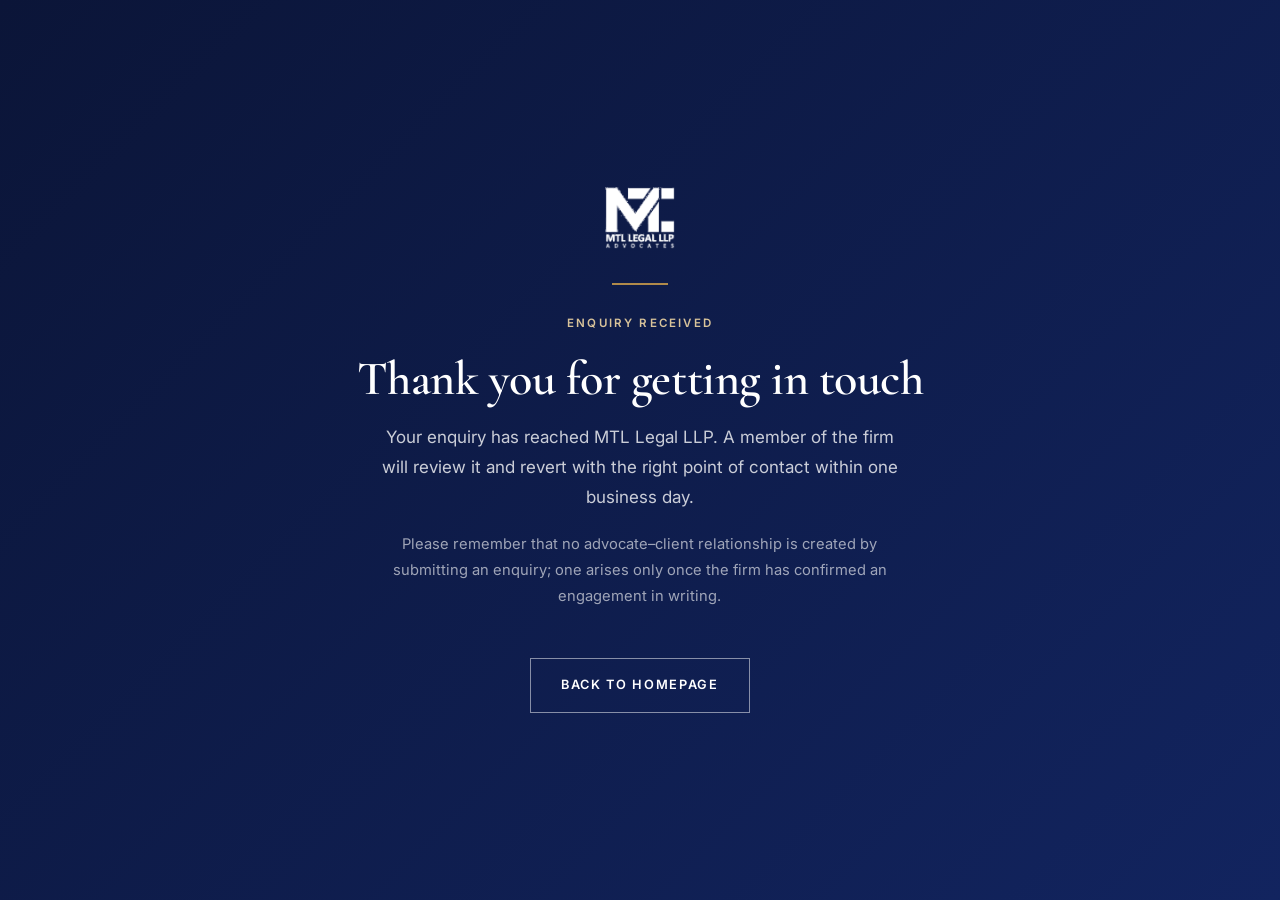
<file: thank-you.html>
<!DOCTYPE html>
<html lang="en">
<head>
<meta charset="utf-8">
<meta name="viewport" content="width=device-width, initial-scale=1">
<title>Enquiry Received | MTL Legal LLP — Advocates</title>
<meta name="description" content="Thank you for contacting MTL Legal LLP. We will revert with the right point of contact within one business day.">
<meta name="robots" content="noindex">
<link rel="icon" type="image/png" href="/assets/img/favicon.png">
<link rel="preconnect" href="https://fonts.googleapis.com">
<link rel="preconnect" href="https://fonts.gstatic.com" crossorigin>
<link href="https://fonts.googleapis.com/css2?family=Cormorant+Garamond:wght@400;500;600;700&family=Inter:wght@400;500;600&display=swap" rel="stylesheet">
<link rel="stylesheet" href="/assets/css/style.css">
<style>
  .thanks {
    min-height: 100vh;
    display: grid;
    place-items: center;
    text-align: center;
    background: linear-gradient(135deg, var(--navy-900) 0%, var(--navy-700) 100%);
    color: rgba(255, 255, 255, 0.78);
    padding: 40px 24px;
  }
  .thanks img { height: 62px; width: auto; margin: 0 auto 34px; }
  .thanks h1 { color: #fff; margin-bottom: 16px; font-size: clamp(2rem, 4vw, 3rem); }
  .thanks p { max-width: 520px; margin-inline: auto; }
  .thanks .eyebrow { color: var(--brass-soft); }
  .thanks .eyebrow::before { display: none; }
  .thanks .btn { margin-top: 32px; }
  .thanks__rule {
    width: 56px;
    height: 2px;
    background: var(--brass);
    margin: 0 auto 28px;
  }
</style>
</head>
<body>
<main class="thanks">
  <div>
    <img src="/assets/img/mtl-logo-light.png" alt="MTL Legal LLP — Advocates">
    <div class="thanks__rule"></div>
    <span class="eyebrow">Enquiry received</span>
    <h1>Thank you for getting in touch</h1>
    <p>
      Your enquiry has reached MTL Legal LLP. A member of the firm will review it and revert
      with the right point of contact within one business day.
    </p>
    <p style="margin-top:18px;font-size:.92rem;color:rgba(255,255,255,.6)">
      Please remember that no advocate&ndash;client relationship is created by submitting an
      enquiry; one arises only once the firm has confirmed an engagement in writing.
    </p>
    <a class="btn btn--light" href="/">Back to Homepage</a>
  </div>
</main>
</body>
</html>
</file>
<file: assets/css/style.css>
/* ==========================================================================
   MTL Legal LLP — Advocates
   Base stylesheet
   ========================================================================== */

:root {
  /* Brand — sampled from the MTL Legal mark */
  --navy: #182e7a;
  --navy-700: #12245f;
  --navy-900: #0b1538;
  --steel: #8c9093;
  --brass: #b08a4a;
  --brass-soft: #d8c39a;

  --ink: #14161c;
  --body: #454b57;
  --muted: #6d7482;
  --paper: #ffffff;
  --paper-warm: #f7f6f3;
  --paper-cool: #f2f4f8;
  --line: #e2e2dd;
  --line-strong: #cfd0cb;

  --wrap: 1200px;
  --gutter: 24px;

  --serif: "Cormorant Garamond", "Times New Roman", serif;
  --sans: "Inter", -apple-system, BlinkMacSystemFont, "Segoe UI", Roboto, sans-serif;

  --t: 0.3s cubic-bezier(0.4, 0, 0.2, 1);
}

/* --------------------------------------------------------- reset / base */
*,
*::before,
*::after { box-sizing: border-box; }

html {
  scroll-behavior: smooth;
  scroll-padding-top: 100px;
  -webkit-text-size-adjust: 100%;
}

body {
  margin: 0;
  font-family: var(--sans);
  font-size: 17px;
  line-height: 1.75;
  color: var(--body);
  background: var(--paper);
  -webkit-font-smoothing: antialiased;
}

img { max-width: 100%; display: block; }

a { color: var(--navy); text-decoration: none; transition: color var(--t); }
a:hover { color: var(--brass); }

h1, h2, h3, h4 {
  font-family: var(--serif);
  color: var(--ink);
  font-weight: 600;
  line-height: 1.16;
  letter-spacing: -0.01em;
  margin: 0 0 0.5em;
}

h1 { font-size: clamp(2.15rem, 5vw, 3.9rem); }
h2 { font-size: clamp(2rem, 3.6vw, 2.9rem); }
h3 { font-size: clamp(1.3rem, 2vw, 1.6rem); }
h4 { font-size: 1.15rem; }

p { margin: 0 0 1.15em; }
p:last-child { margin-bottom: 0; }

ul { margin: 0 0 1.15em; padding-left: 1.15em; }
li { margin-bottom: 0.4em; }

::selection { background: var(--navy); color: #fff; }

:focus-visible {
  outline: 2px solid var(--brass);
  outline-offset: 3px;
}

/* --------------------------------------------------------- layout */
.wrap {
  width: 100%;
  max-width: var(--wrap);
  margin-inline: auto;
  padding-inline: var(--gutter);
}

.wrap--narrow { max-width: 880px; }

.section { padding: clamp(64px, 8vw, 118px) 0; }
.section--tight { padding: clamp(52px, 6vw, 84px) 0; }
.section--warm { background: var(--paper-warm); }
.section--cool { background: var(--paper-cool); }

.section--navy {
  background:
    linear-gradient(135deg, var(--navy-900) 0%, var(--navy-700) 58%, var(--navy) 100%);
  color: rgba(255, 255, 255, 0.82);
}
.section--navy h2,
.section--navy h3 { color: #fff; }

.skip-link {
  position: absolute;
  left: -9999px;
  top: 0;
  background: var(--navy);
  color: #fff;
  padding: 12px 20px;
  z-index: 200;
}
.skip-link:focus { left: 0; color: #fff; }

/* --------------------------------------------------------- type helpers */
.eyebrow {
  display: block;
  font-family: var(--sans);
  font-size: 0.72rem;
  font-weight: 600;
  letter-spacing: 0.19em;
  text-transform: uppercase;
  color: var(--brass);
  margin-bottom: 18px;
}
.section--navy .eyebrow { color: var(--brass-soft); }

.eyebrow::before {
  content: "";
  display: inline-block;
  width: 26px;
  height: 1px;
  background: currentColor;
  vertical-align: middle;
  margin-right: 12px;
  opacity: 0.8;
}

.lede {
  font-size: clamp(1.08rem, 1.5vw, 1.25rem);
  line-height: 1.7;
  color: var(--muted);
}
.section--navy .lede { color: rgba(255, 255, 255, 0.78); }

.section-head { max-width: 760px; margin-bottom: clamp(40px, 5vw, 64px); }
.section-head--center { margin-inline: auto; text-align: center; }
.section-head--center .eyebrow::before { display: none; }

/* --------------------------------------------------------- buttons */
.btn {
  display: inline-flex;
  align-items: center;
  gap: 10px;
  font-family: var(--sans);
  font-size: 0.8rem;
  font-weight: 600;
  letter-spacing: 0.13em;
  text-transform: uppercase;
  padding: 15px 30px;
  border: 1px solid var(--navy);
  background: var(--navy);
  color: #fff;
  cursor: pointer;
  transition: background var(--t), color var(--t), border-color var(--t), transform var(--t);
}
.btn:hover {
  background: var(--navy-900);
  border-color: var(--navy-900);
  color: #fff;
  transform: translateY(-2px);
}

.btn--ghost { background: transparent; color: var(--navy); }
.btn--ghost:hover { background: var(--navy); color: #fff; }

.btn--light {
  background: transparent;
  border-color: rgba(255, 255, 255, 0.5);
  color: #fff;
}
.btn--light:hover { background: #fff; border-color: #fff; color: var(--navy); }

.btn--brass { background: var(--brass); border-color: var(--brass); }
.btn--brass:hover { background: #99763c; border-color: #99763c; }

.arrow-link {
  display: inline-flex;
  align-items: center;
  gap: 9px;
  font-size: 0.78rem;
  font-weight: 600;
  letter-spacing: 0.13em;
  text-transform: uppercase;
  color: var(--navy);
}
.arrow-link span { transition: transform var(--t); }
.arrow-link:hover span { transform: translateX(5px); }

/* --------------------------------------------------------- header */
.site-header {
  position: fixed;
  inset: 0 0 auto 0;
  z-index: 100;
  background: rgba(255, 255, 255, 0.97);
  border-bottom: 1px solid var(--line);
  transition: background var(--t), border-color var(--t), box-shadow var(--t);
}

.site-header--transparent {
  background: transparent;
  border-bottom-color: rgba(255, 255, 255, 0.16);
}

.site-header--scrolled {
  background: rgba(255, 255, 255, 0.98);
  border-bottom-color: var(--line);
  box-shadow: 0 6px 28px rgba(11, 21, 56, 0.07);
  backdrop-filter: blur(8px);
}

.header-inner {
  display: flex;
  align-items: center;
  justify-content: space-between;
  gap: 24px;
  min-height: 92px;
}

.brand { display: flex; align-items: center; }
.brand img { height: 56px; width: auto; transition: opacity var(--t); }
.brand .logo-light { display: none; }

.site-header--transparent .brand .logo-dark { display: none; }
.site-header--transparent .brand .logo-light { display: block; }

.nav { display: flex; align-items: center; gap: 34px; }

.nav a {
  font-size: 0.79rem;
  font-weight: 600;
  letter-spacing: 0.11em;
  text-transform: uppercase;
  color: var(--ink);
  padding: 6px 0;
  position: relative;
}
.nav a::after {
  content: "";
  position: absolute;
  left: 0;
  bottom: 0;
  width: 0;
  height: 1.5px;
  background: var(--brass);
  transition: width var(--t);
}
.nav a:hover::after,
.nav a[aria-current="page"]::after { width: 100%; }
.nav a[aria-current="page"] { color: var(--navy); }

.site-header--transparent .nav a { color: rgba(255, 255, 255, 0.92); }
.site-header--transparent .nav a[aria-current="page"] { color: #fff; }

.nav .btn { padding: 12px 24px; font-size: 0.74rem; }
.site-header--transparent .nav .btn {
  background: transparent;
  border-color: rgba(255, 255, 255, 0.55);
  color: #fff;
}
.site-header--transparent .nav .btn:hover { background: #fff; color: var(--navy); }
.nav .btn::after { display: none; }

.nav-toggle {
  display: none;
  width: 44px;
  height: 44px;
  border: 1px solid var(--line-strong);
  background: transparent;
  cursor: pointer;
  padding: 0;
  position: relative;
}
.nav-toggle span,
.nav-toggle span::before,
.nav-toggle span::after {
  position: absolute;
  left: 50%;
  width: 20px;
  height: 1.5px;
  background: var(--ink);
  transform: translateX(-50%);
  transition: transform var(--t), opacity var(--t);
}
.nav-toggle span { top: 50%; margin-top: -0.75px; }
.nav-toggle span::before { content: ""; top: -6px; left: 0; transform: none; }
.nav-toggle span::after { content: ""; top: 6px; left: 0; transform: none; }

.site-header--transparent .nav-toggle { border-color: rgba(255, 255, 255, 0.4); }
.site-header--transparent .nav-toggle span,
.site-header--transparent .nav-toggle span::before,
.site-header--transparent .nav-toggle span::after { background: #fff; }

body.nav-open .nav-toggle span { background: transparent; }
body.nav-open .nav-toggle span::before { transform: rotate(45deg); top: 0; }
body.nav-open .nav-toggle span::after { transform: rotate(-45deg); top: 0; }

/* --------------------------------------------------------- hero */
.hero {
  position: relative;
  min-height: min(90vh, 840px);
  display: flex;
  flex-direction: column;
  justify-content: flex-end;
  background: var(--navy-900);
  overflow: hidden;
}

.hero__media {
  position: absolute;
  inset: 0;
}
.hero__media img {
  width: 100%;
  height: 100%;
  object-fit: cover;
  object-position: center right;
}
.hero__media::after {
  content: "";
  position: absolute;
  inset: 0;
  background:
    linear-gradient(90deg, rgba(8, 17, 46, 0.94) 0%, rgba(9, 19, 50, 0.82) 38%, rgba(10, 22, 58, 0.34) 68%, rgba(10, 22, 58, 0.18) 100%),
    linear-gradient(180deg, rgba(8, 17, 46, 0.55) 0%, rgba(8, 17, 46, 0) 32%);
}

.hero__inner {
  position: relative;
  z-index: 2;
  flex: 1 1 auto;
  display: flex;
  align-items: center;
  padding-block: 168px 92px;
}

.hero__content { max-width: 660px; }

.hero h1 {
  color: #fff;
  margin-bottom: 26px;
  letter-spacing: -0.015em;
}
.hero h1 em {
  font-style: normal;
  color: var(--brass-soft);
}

.hero__text {
  font-size: clamp(1.02rem, 1.4vw, 1.18rem);
  line-height: 1.75;
  color: rgba(255, 255, 255, 0.8);
  max-width: 560px;
  margin-bottom: 38px;
}

.hero__actions { display: flex; flex-wrap: wrap; gap: 14px; }

.hero__rule {
  width: 64px;
  height: 2px;
  background: var(--brass);
  margin-bottom: 28px;
}

.hero__meta {
  position: relative;
  z-index: 2;
  border-top: 1px solid rgba(255, 255, 255, 0.16);
  background: rgba(8, 17, 46, 0.5);
  backdrop-filter: blur(4px);
}
.hero__meta .wrap {
  display: grid;
  grid-template-columns: repeat(4, 1fr);
}
.hero__meta .wrap > div {
  padding: 26px 26px 26px 0;
  border-right: 1px solid rgba(255, 255, 255, 0.12);
}
.hero__meta .wrap > div:last-child { border-right: 0; }
.hero__meta .wrap > div + div { padding-left: 26px; }

.hero__meta strong {
  display: block;
  font-family: var(--serif);
  font-size: 2rem;
  font-weight: 600;
  color: #fff;
  line-height: 1.1;
}
.hero__meta span {
  font-size: 0.72rem;
  letter-spacing: 0.14em;
  text-transform: uppercase;
  color: rgba(255, 255, 255, 0.62);
}

/* --------------------------------------------------------- page hero (inner pages) */
.page-hero {
  position: relative;
  background: linear-gradient(135deg, var(--navy-900) 0%, var(--navy-700) 100%);
  color: #fff;
  padding: 176px 0 74px;
  overflow: hidden;
}
.page-hero::after {
  content: "";
  position: absolute;
  right: -120px;
  top: -140px;
  width: 520px;
  height: 520px;
  border: 1px solid rgba(255, 255, 255, 0.08);
  border-radius: 50%;
}
.page-hero .wrap { position: relative; z-index: 1; }
.page-hero h1 { color: #fff; font-size: clamp(2.4rem, 4.6vw, 3.6rem); margin-bottom: 18px; }
.page-hero p {
  color: rgba(255, 255, 255, 0.76);
  max-width: 660px;
  font-size: 1.08rem;
}

.breadcrumb {
  font-size: 0.72rem;
  letter-spacing: 0.15em;
  text-transform: uppercase;
  color: rgba(255, 255, 255, 0.55);
  margin-bottom: 20px;
}
.breadcrumb a { color: rgba(255, 255, 255, 0.75); }
.breadcrumb a:hover { color: #fff; }
.breadcrumb span { margin: 0 8px; opacity: 0.5; }

/* --------------------------------------------------------- grids & cards */
.grid { display: grid; gap: 28px; }
.grid--2 { grid-template-columns: repeat(2, 1fr); }
.grid--3 { grid-template-columns: repeat(3, 1fr); }
.grid--4 { grid-template-columns: repeat(4, 1fr); }

.split {
  display: grid;
  grid-template-columns: 1fr 1fr;
  gap: clamp(40px, 6vw, 80px);
  align-items: center;
}
.split--text-first { grid-template-columns: 1.05fr 0.95fr; }

.value-card {
  background: var(--paper);
  border: 1px solid var(--line);
  border-top: 2px solid var(--navy);
  padding: 38px 32px 34px;
  transition: transform var(--t), box-shadow var(--t), border-top-color var(--t);
}
.value-card:hover {
  transform: translateY(-4px);
  box-shadow: 0 18px 46px rgba(11, 21, 56, 0.09);
  border-top-color: var(--brass);
}
.value-card__num {
  font-family: var(--serif);
  font-size: 1.05rem;
  color: var(--brass);
  letter-spacing: 0.1em;
  display: block;
  margin-bottom: 14px;
}
.value-card h3 { font-size: 1.35rem; margin-bottom: 12px; }
.value-card p { font-size: 0.96rem; color: var(--muted); margin: 0; }

/* practice cards */
.practice-card {
  position: relative;
  display: block;
  background: var(--paper);
  border: 1px solid var(--line);
  padding: 40px 34px 36px;
  color: inherit;
  overflow: hidden;
  transition: transform var(--t), box-shadow var(--t), border-color var(--t);
}
.practice-card::before {
  content: "";
  position: absolute;
  left: 0;
  top: 0;
  bottom: 0;
  width: 3px;
  background: var(--navy);
  transform: scaleY(0);
  transform-origin: top;
  transition: transform var(--t);
}
.practice-card:hover {
  transform: translateY(-5px);
  box-shadow: 0 20px 50px rgba(11, 21, 56, 0.1);
  border-color: var(--line-strong);
}
.practice-card:hover::before { transform: scaleY(1); }

.practice-card__icon {
  width: 46px;
  height: 46px;
  margin-bottom: 22px;
  color: var(--navy);
}
.practice-card__icon svg { width: 100%; height: 100%; }
.practice-card h3 { font-size: 1.42rem; margin-bottom: 12px; color: var(--ink); }
.practice-card p { font-size: 0.95rem; color: var(--muted); margin-bottom: 20px; }
.practice-card .arrow-link { font-size: 0.72rem; }

.tag-list {
  display: flex;
  flex-wrap: wrap;
  gap: 8px;
  list-style: none;
  padding: 0;
  margin: 0 0 22px;
}
.tag-list li {
  font-size: 0.74rem;
  letter-spacing: 0.06em;
  text-transform: uppercase;
  color: var(--navy);
  background: var(--paper-cool);
  padding: 5px 11px;
  margin: 0;
}

/* --------------------------------------------------------- team */
.person {
  background: var(--paper);
  border: 1px solid var(--line);
  padding: 34px 30px;
  display: flex;
  flex-direction: column;
  transition: transform var(--t), box-shadow var(--t);
}
.person:hover {
  transform: translateY(-4px);
  box-shadow: 0 18px 44px rgba(11, 21, 56, 0.09);
}
.person__initials {
  width: 62px;
  height: 62px;
  display: grid;
  place-items: center;
  background: linear-gradient(135deg, var(--navy) 0%, var(--navy-900) 100%);
  color: #fff;
  font-family: var(--serif);
  font-size: 1.35rem;
  letter-spacing: 0.04em;
  margin-bottom: 20px;
}
.person h3 { font-size: 1.4rem; margin-bottom: 4px; }
.person__role {
  font-size: 0.73rem;
  font-weight: 600;
  letter-spacing: 0.14em;
  text-transform: uppercase;
  color: var(--brass);
  margin-bottom: 16px;
}
.person__bio { font-size: 0.95rem; color: var(--muted); }
.person .person__facts { margin-top: auto; }
.person__facts {
  list-style: none;
  padding: 0;
  margin: 22px 0 0;
  border-top: 1px solid var(--line);
  padding-top: 16px;
}
.person__facts li {
  position: relative;
  padding-left: 18px;
  font-size: 0.88rem;
  color: var(--muted);
}
.person__facts li::before {
  content: "";
  position: absolute;
  left: 0;
  top: 0.72em;
  width: 6px;
  height: 1px;
  background: var(--brass);
}

.person--feature { grid-column: span 1; }

/* --------------------------------------------------------- practice detail */
.practice-block {
  display: grid;
  grid-template-columns: 0.85fr 1.15fr;
  gap: clamp(32px, 5vw, 70px);
  padding: clamp(44px, 5vw, 70px) 0;
  border-top: 1px solid var(--line);
}
.practice-block:first-of-type { border-top: 0; }
.practice-block__aside h2 { font-size: clamp(1.8rem, 2.8vw, 2.35rem); }
.practice-block__num {
  font-family: var(--serif);
  font-size: 3.4rem;
  line-height: 1;
  color: var(--line-strong);
  display: block;
  margin-bottom: 14px;
}

.check-list {
  list-style: none;
  padding: 0;
  margin: 24px 0 0;
  display: grid;
  grid-template-columns: repeat(2, 1fr);
  gap: 10px 24px;
}
.check-list li {
  position: relative;
  padding-left: 26px;
  font-size: 0.95rem;
  color: var(--body);
  margin: 0;
}
.check-list li::before {
  content: "";
  position: absolute;
  left: 0;
  top: 0.62em;
  width: 13px;
  height: 7px;
  border-left: 1.6px solid var(--brass);
  border-bottom: 1.6px solid var(--brass);
  transform: rotate(-45deg);
}

.callout {
  background: var(--paper-cool);
  border-left: 3px solid var(--navy);
  padding: 26px 30px;
  margin-top: 30px;
}
.callout h4 { margin-bottom: 8px; }
.callout p { font-size: 0.95rem; color: var(--muted); margin: 0; }

/* --------------------------------------------------------- offices */
.office {
  background: var(--paper);
  border: 1px solid var(--line);
  padding: 32px 28px;
  height: 100%;
  transition: border-color var(--t), transform var(--t), box-shadow var(--t);
}
.office:hover {
  border-color: var(--navy);
  transform: translateY(-3px);
  box-shadow: 0 16px 40px rgba(11, 21, 56, 0.08);
}
.office__label {
  font-size: 0.68rem;
  font-weight: 600;
  letter-spacing: 0.16em;
  text-transform: uppercase;
  color: var(--brass);
  margin-bottom: 10px;
  display: block;
}
.office h3 { font-size: 1.5rem; margin-bottom: 12px; }
.office address {
  font-style: normal;
  font-size: 0.94rem;
  color: var(--muted);
  line-height: 1.7;
}

.office__dir {
  display: inline-flex;
  align-items: center;
  gap: 7px;
  margin-top: 16px;
  font-size: 0.72rem;
  font-weight: 600;
  letter-spacing: 0.12em;
  text-transform: uppercase;
  color: var(--navy);
}
.office__dir span { transition: transform var(--t); }
.office__dir:hover span { transform: translateX(4px); }

.section--navy .office {
  background: rgba(255, 255, 255, 0.05);
  border-color: rgba(255, 255, 255, 0.14);
}
.section--navy .office:hover { border-color: var(--brass-soft); }
.section--navy .office address { color: rgba(255, 255, 255, 0.72); }
.section--navy .office__label { color: var(--brass-soft); }

/* --------------------------------------------------------- stats strip */
.stats {
  display: grid;
  grid-template-columns: repeat(4, 1fr);
  gap: 1px;
  background: var(--line);
  border: 1px solid var(--line);
}
.stats div {
  background: var(--paper);
  padding: 34px 26px;
  text-align: center;
}
.stats--compact { grid-template-columns: repeat(2, 1fr); }

.stats strong {
  display: block;
  font-family: var(--serif);
  font-size: clamp(2.2rem, 3.4vw, 3rem);
  font-weight: 600;
  color: var(--navy);
  line-height: 1;
  margin-bottom: 8px;
}
.stats span {
  font-size: 0.72rem;
  letter-spacing: 0.14em;
  text-transform: uppercase;
  color: var(--muted);
}

/* --------------------------------------------------------- cta band */
.cta-band {
  background: linear-gradient(135deg, var(--navy-900) 0%, var(--navy) 100%);
  color: #fff;
  padding: clamp(56px, 7vw, 92px) 0;
  position: relative;
  overflow: hidden;
}
.cta-band::after {
  content: "";
  position: absolute;
  left: -80px;
  bottom: -160px;
  width: 420px;
  height: 420px;
  border: 1px solid rgba(255, 255, 255, 0.07);
  border-radius: 50%;
}
.cta-band .wrap {
  position: relative;
  z-index: 1;
  display: flex;
  align-items: center;
  justify-content: space-between;
  gap: 40px;
  flex-wrap: wrap;
}
.cta-band h2 { color: #fff; margin-bottom: 10px; }
.cta-band p { color: rgba(255, 255, 255, 0.78); margin: 0; max-width: 560px; }

/* --------------------------------------------------------- contact / form */
.contact-grid {
  display: grid;
  grid-template-columns: 1fr 1.1fr;
  gap: clamp(40px, 5vw, 72px);
  align-items: start;
}

.contact-list { list-style: none; padding: 0; margin: 0; }
.contact-list li {
  display: flex;
  gap: 16px;
  padding: 18px 0;
  border-bottom: 1px solid var(--line);
  margin: 0;
}
.contact-list li:first-child { padding-top: 0; }
.contact-list__ico {
  flex: 0 0 22px;
  color: var(--navy);
  margin-top: 4px;
}
.contact-list__ico svg { width: 20px; height: 20px; }
.contact-list strong {
  display: block;
  font-size: 0.72rem;
  letter-spacing: 0.14em;
  text-transform: uppercase;
  color: var(--muted);
  font-weight: 600;
  margin-bottom: 3px;
}
.contact-list a, .contact-list span { color: var(--ink); font-size: 1rem; }

.form-card {
  background: var(--paper);
  border: 1px solid var(--line);
  padding: clamp(28px, 4vw, 44px);
  box-shadow: 0 20px 50px rgba(11, 21, 56, 0.06);
}

.field { margin-bottom: 20px; }
.field label {
  display: block;
  font-size: 0.73rem;
  font-weight: 600;
  letter-spacing: 0.12em;
  text-transform: uppercase;
  color: var(--muted);
  margin-bottom: 8px;
}
.field input,
.field select,
.field textarea {
  width: 100%;
  font-family: var(--sans);
  font-size: 1rem;
  color: var(--ink);
  background: var(--paper-warm);
  border: 1px solid var(--line);
  padding: 13px 15px;
  transition: border-color var(--t), background var(--t), box-shadow var(--t);
}
.field input:focus,
.field select:focus,
.field textarea:focus {
  outline: none;
  background: #fff;
  border-color: var(--navy);
  box-shadow: 0 0 0 3px rgba(24, 46, 122, 0.1);
}
.field textarea { resize: vertical; min-height: 130px; }

.field-row { display: grid; grid-template-columns: 1fr 1fr; gap: 20px; }

.form-note {
  font-size: 0.82rem;
  color: var(--muted);
  line-height: 1.6;
  margin-top: 18px;
}

.hp-field {
  position: absolute;
  left: -9999px;
  width: 1px;
  height: 1px;
  overflow: hidden;
}

.form-status {
  display: none;
  margin-top: 18px;
  padding: 14px 18px;
  font-size: 0.92rem;
  background: var(--paper-cool);
  border-left: 3px solid var(--navy);
  color: var(--ink);
}
.form-status.is-visible { display: block; }

/* --------------------------------------------------------- map */
.map-frame {
  border: 1px solid var(--line);
  filter: grayscale(0.25) contrast(1.02);
  width: 100%;
  height: 420px;
  display: block;
}

/* --------------------------------------------------------- footer */
.site-footer {
  background: var(--navy-900);
  color: rgba(255, 255, 255, 0.66);
  padding: clamp(56px, 6vw, 84px) 0 0;
  font-size: 0.93rem;
}
.footer-grid {
  display: grid;
  grid-template-columns: 1.4fr 1fr 1fr 1.3fr;
  gap: 44px;
  padding-bottom: 54px;
}
.site-footer img { height: 58px; width: auto; margin-bottom: 20px; }
.site-footer h4 {
  color: #fff;
  font-family: var(--sans);
  font-size: 0.74rem;
  font-weight: 600;
  letter-spacing: 0.15em;
  text-transform: uppercase;
  margin-bottom: 18px;
}
.site-footer ul { list-style: none; padding: 0; margin: 0; }
.site-footer li { margin-bottom: 10px; }
.site-footer a { color: rgba(255, 255, 255, 0.66); }
.site-footer a:hover { color: var(--brass-soft); }
.site-footer address { font-style: normal; line-height: 1.7; }

.footer-bottom {
  border-top: 1px solid rgba(255, 255, 255, 0.12);
  padding: 24px 0 30px;
  display: flex;
  justify-content: space-between;
  gap: 18px;
  flex-wrap: wrap;
  font-size: 0.82rem;
  color: rgba(255, 255, 255, 0.5);
}
.footer-bottom p { margin: 0; }

.disclaimer-note {
  font-size: 0.8rem;
  line-height: 1.65;
  color: rgba(255, 255, 255, 0.55);
  border-top: 1px solid rgba(255, 255, 255, 0.1);
  padding: 22px 0;
  max-width: 900px;
}

/* --------------------------------------------------------- disclaimer modal */
.disclaimer {
  position: fixed;
  inset: 0;
  z-index: 300;
  background: rgba(8, 17, 46, 0.72);
  backdrop-filter: blur(5px);
  display: grid;
  place-items: center;
  padding: 24px;
}
.disclaimer[hidden] { display: none; }
.disclaimer__box {
  background: #fff;
  max-width: 640px;
  width: 100%;
  padding: clamp(28px, 4vw, 46px);
  max-height: 88vh;
  overflow-y: auto;
  box-shadow: 0 30px 80px rgba(8, 17, 46, 0.35);
  border-top: 3px solid var(--navy);
}
.disclaimer__box img { height: 52px; width: auto; margin-bottom: 22px; }
.disclaimer__box h2 { font-size: 1.7rem; margin-bottom: 16px; }
.disclaimer__box p { font-size: 0.93rem; color: var(--muted); }
.disclaimer__actions { display: flex; gap: 12px; flex-wrap: wrap; margin-top: 26px; }

/* --------------------------------------------------------- reveal animation */
.reveal {
  opacity: 0;
  transform: translateY(22px);
  transition: opacity 0.7s ease, transform 0.7s cubic-bezier(0.22, 1, 0.36, 1);
}
.reveal.is-visible { opacity: 1; transform: none; }

@media (prefers-reduced-motion: reduce) {
  html { scroll-behavior: auto; }
  .reveal { opacity: 1; transform: none; transition: none; }
  * { animation-duration: 0.01ms !important; transition-duration: 0.01ms !important; }
}

/* --------------------------------------------------------- responsive */
@media (max-width: 1024px) {
  .grid--4 { grid-template-columns: repeat(2, 1fr); }
  .footer-grid { grid-template-columns: 1fr 1fr; gap: 36px; }
  .practice-block { grid-template-columns: 1fr; }
  .hero__meta .wrap { grid-template-columns: repeat(2, 1fr); }
  .hero__meta .wrap > div:nth-child(2) { border-right: 0; }
  .hero__meta .wrap > div:nth-child(3),
  .hero__meta .wrap > div:nth-child(4) { border-top: 1px solid rgba(255, 255, 255, 0.12); }
}

@media (max-width: 900px) {
  .grid--3 { grid-template-columns: repeat(2, 1fr); }

  /* narrow viewports put the text over the bright side of the photograph */
  .hero__media img { object-position: 64% center; }
  .hero__media::after {
    background: linear-gradient(
      180deg,
      rgba(8, 17, 46, 0.93) 0%,
      rgba(9, 19, 50, 0.88) 50%,
      rgba(10, 22, 58, 0.8) 100%
    );
  }

  .split, .split--text-first, .contact-grid { grid-template-columns: 1fr; }
  .stats { grid-template-columns: repeat(2, 1fr); }

  .nav {
    position: fixed;
    inset: 92px 0 auto 0;
    flex-direction: column;
    align-items: stretch;
    gap: 0;
    background: #fff;
    border-bottom: 1px solid var(--line);
    padding: 10px 24px 26px;
    box-shadow: 0 20px 40px rgba(11, 21, 56, 0.12);
    transform: translateY(-14px);
    opacity: 0;
    pointer-events: none;
    transition: opacity var(--t), transform var(--t);
    max-height: calc(100vh - 92px);
    overflow-y: auto;
  }
  body.nav-open .nav { opacity: 1; transform: none; pointer-events: auto; }
  .nav a,
  .site-header--transparent .nav a,
  .site-header--transparent .nav a[aria-current="page"] {
    color: var(--ink);
    padding: 15px 0;
    border-bottom: 1px solid var(--line);
    font-size: 0.86rem;
  }
  .nav a[aria-current="page"] { color: var(--navy); }
  .nav a::after { display: none; }

  /* an open menu always sits on a solid header, even over the hero */
  body.nav-open .site-header--transparent {
    background: rgba(255, 255, 255, 0.98);
    border-bottom-color: var(--line);
  }
  body.nav-open .site-header--transparent .brand .logo-dark { display: block; }
  body.nav-open .site-header--transparent .brand .logo-light { display: none; }
  body.nav-open .site-header--transparent .nav-toggle { border-color: var(--line-strong); }
  body.nav-open .site-header--transparent .nav-toggle span::before,
  body.nav-open .site-header--transparent .nav-toggle span::after { background: var(--ink); }
  .nav .btn,
  .site-header--transparent .nav .btn {
    margin-top: 18px;
    justify-content: center;
    background: var(--navy);
    border-color: var(--navy);
    color: #fff;
    border-bottom: 1px solid var(--navy);
  }
  .nav-toggle { display: block; }
}

@media (max-width: 640px) {
  body { font-size: 16px; }
  .grid--3, .grid--2, .grid--4 { grid-template-columns: 1fr; }
  .check-list { grid-template-columns: 1fr; }
  .field-row { grid-template-columns: 1fr; }
  .footer-grid { grid-template-columns: 1fr; }
  .hero__inner { padding-block: 132px 72px; }
  .hero__meta .wrap { grid-template-columns: 1fr; }
  .hero__meta .wrap > div,
  .hero__meta .wrap > div + div {
    border-right: 0;
    border-top: 1px solid rgba(255, 255, 255, 0.12);
    padding: 16px 0;
  }
  .hero__meta .wrap > div:first-child { border-top: 0; }
  .hero__actions .btn { flex: 1 1 100%; justify-content: center; }
  .stats { grid-template-columns: 1fr; }
  .brand img { height: 42px; }

  .disclaimer__box { padding: 26px 22px 28px; max-height: 92vh; }
  .disclaimer__box img { height: 42px; margin-bottom: 16px; }
  .disclaimer__box h2 { font-size: 1.45rem; margin-bottom: 12px; }
  .disclaimer__box p { font-size: 0.88rem; }
  .disclaimer__actions .btn { flex: 1 1 100%; justify-content: center; }
}
</file>
